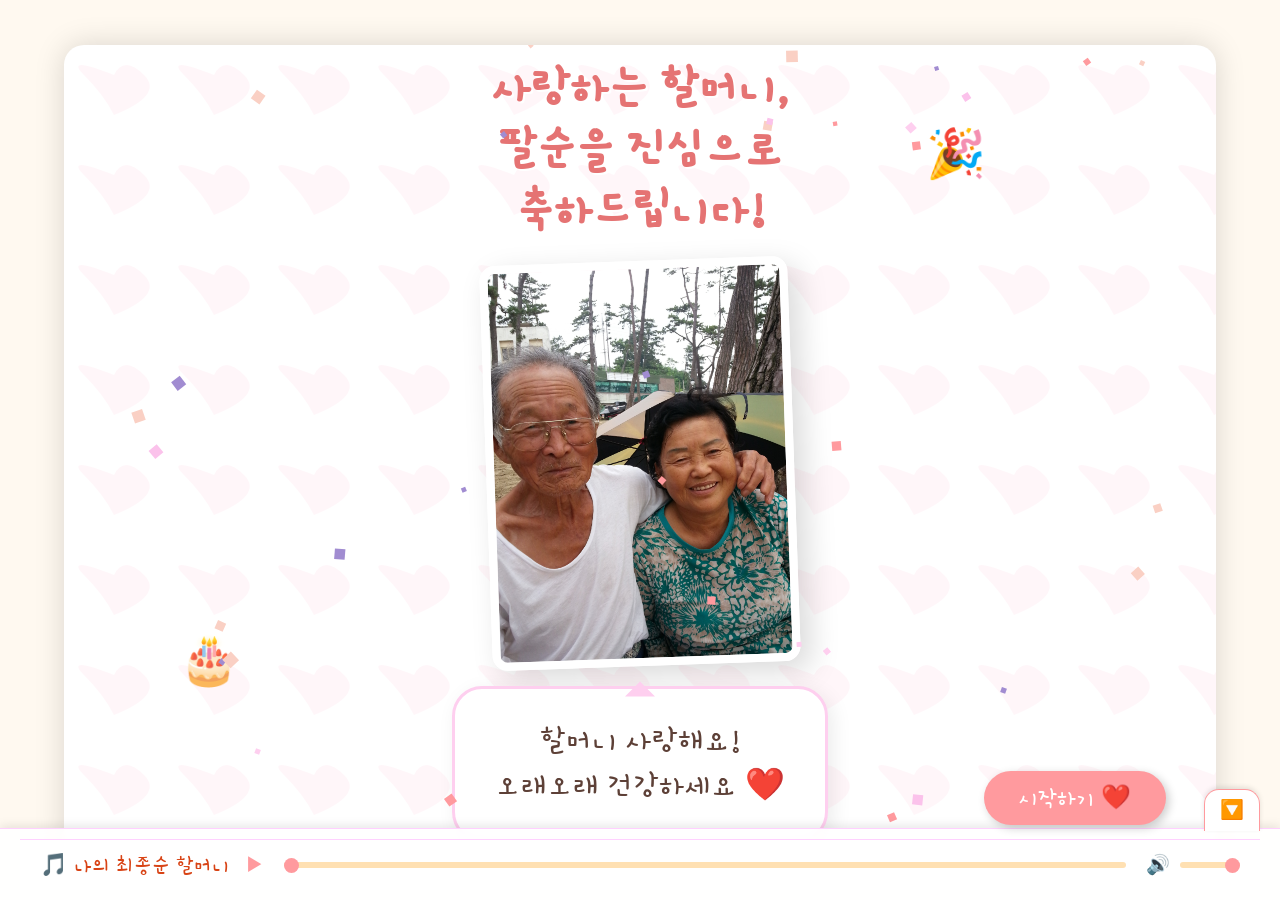
<file: index.html>
<!DOCTYPE html>
<html lang="ko">

<head>
    <meta charset="UTF-8">
    <meta name="viewport" content="width=device-width, initial-scale=1.0">
    <title>사랑하는 할머니의 팔순을 축하드립니다</title>
    <link rel="stylesheet" href="style.css?v=2">
</head>

<body>
    <div id="app">
        <!-- Intro -->
        <div class="page" id="intro">
            <div class="pictogram" style="top: 10%; right: 20%;">🎉</div>
            <div class="pictogram" style="bottom: 20%; left: 10%;">🎂</div>
            <h1>사랑하는 할머니,<br>팔순을 진심으로<br>축하드립니다!</h1>
            <div class="photo-container">
                <img src="img/1.jpg" alt="할머니 사진 메인">
            </div>
            <div class="speech-bubble">
                할머니 사랑해요! <br> 오래오래 건강하세요 ❤️
            </div>
        </div>

        <!-- Page 1 -->
        <div class="page">
            <div class="header">추억 하나</div>
            <div class="photo-container">
                <img src="img/2.jpg" alt="사진2">
                <div class="badge" style="top: 10%; right: 10%; transform: rotate(10deg);">사랑해요 ❤️</div>
            </div>
            <div class="speech-bubble">
                할머니의 환한 웃음이<br>저희에겐 가장 큰 행복이에요.
            </div>
            <div class="pictogram" style="top: 50px; right: 20px;">🌸</div>
        </div>

        <!-- Page 2 -->
        <div class="page">
            <div class="header">추억 둘</div>
            <div class="photo-container">
                <img src="img/3.jpg" alt="사진3">
                <img src="img/4.jpg" alt="사진4" style="margin-left: -20px; z-index: 2;">
                <div class="badge" style="bottom: 20%; left: 10%; transform: rotate(-5deg);">건강하세요 🌿</div>
            </div>
            <div class="speech-bubble">
                언제나 저희를 위해<br>기도해주시는 할머니,<br>감사합니다.
            </div>
        </div>

        <!-- Interstitial 1 -->
        <div class="page interstitial">
            <img src="img/watercolor_bouquet_1770448158924.png" class="illustration" alt="꽃다발">
            <div class="fancy-text">
                할머니의<br>모든 날들이<br>꽃처럼<br>아름답기를
            </div>
        </div>

        <!-- Page 3 -->
        <div class="page">
            <div class="header">소중한 시간</div>
            <div class="photo-container">
                <img src="img/5.jpg" alt="사진5">
            </div>
            <div class="speech-bubble">
                세상에서 제일 고운<br>우리 할머니 꽃길만 걸으세요!
            </div>
            <div class="pictogram" style="bottom: 100px; left: 20px;">🌹</div>
        </div>

        <!-- Page 4 -->
        <div class="page">
            <div class="header">사랑하는 가족과</div>
            <div class="photo-container">
                <img src="img/6.jpg" alt="사진6">
                <img src="img/7.jpg" alt="사진7" style="margin-left: -10px;">
            </div>
            <div class="speech-bubble">
                할머니 품처럼 따뜻한 곳은<br>세상 어디에도 없어요.
            </div>
        </div>

        <!-- Page 5 -->
        <div class="page">
            <div class="header">행복한 순간</div>
            <div class="photo-container">
                <img src="img/8.jpg" alt="사진8">
            </div>
            <div class="speech-bubble">
                팔순이라는 귀한 시간,<br>함께 할 수 있어 영광입니다.
            </div>
            <div class="pictogram" style="top: 15%; right: 10%;">🎁</div>
        </div>

        <!-- Page 6 -->
        <div class="page">
            <div class="photo-container">
                <img src="img/9.jpg" alt="사진9">
                <img src="img/10.jpg" alt="사진10">
            </div>
            <div class="speech-bubble">
                앞으로도 지금처럼<br>건강하고 즐겁게 지내세요.
            </div>
        </div>

        <!-- Page 7 -->
        <div class="page">
            <div class="photo-container">
                <img src="img/11.jpg" alt="사진11">
            </div>
            <div class="speech-bubble">
                할머니, 맛있는 거 많이 드시고<br>좋은 구경 많이 하러 가요!
            </div>
            <div class="pictogram" style="bottom: 150px; left: 10%;">✈️</div>
        </div>

        <!-- Page 8 -->
        <div class="page">
            <div class="photo-container">
                <img src="img/12.jpg" alt="사진12">
                <img src="img/13.jpg" alt="사진13">
            </div>
            <div class="speech-bubble">
                저희가 할머니께 받은 사랑<br>더 크게 보답할게요.
            </div>
        </div>

        <!-- Page 9 -->
        <div class="page">
            <div class="header">존경합니다</div>
            <div class="photo-container">
                <img src="img/15.jpg" alt="사진15">
            </div>
            <div class="speech-bubble">
                할머니의 지혜를<br>항상 본받고 싶어요.
            </div>
        </div>

        <!-- Page 10 -->
        <div class="page">
            <div class="photo-container">
                <img src="img/16.jpg" alt="사진16">
                <img src="img/17.jpg" alt="사진17" style="margin-top: 20px;">
            </div>
            <div class="speech-bubble">
                오래오래 저희 곁에<br>머물러 주세요.
            </div>
        </div>

        <!-- Interstitial 2 -->
        <div class="page interstitial">
            <img src="img/watercolor_sun_flowers_1770448140769.png" class="illustration" alt="햇살">
            <div class="fancy-text">
                따뜻한 햇살처럼<br>저희를 비춰주시는<br>할머니 사랑합니다
            </div>
        </div>

        <!-- Page 11 -->
        <div class="page">
            <div class="header">사랑합니다</div>
            <div class="photo-container">
                <img src="img/18.jpg" alt="사진18">
            </div>
            <div class="speech-bubble">
                할머니 사랑해요!<br>오늘 하루 가장 행복하세요.
            </div>
            <div class="pictogram" style="top: 20%; left: 10%;">❤️</div>
        </div>

        <!-- Page 12 -->
        <div class="page">
            <div class="photo-container">
                <img src="img/19.jpg" alt="사진19">
                <img src="img/20.jpg" alt="사진20" style="margin-left: -20px;">
                <div class="badge" style="top: 10%; left: 10%; transform: rotate(-10deg);">효도할게요 🙇</div>
            </div>
            <div class="speech-bubble">
                자나 깨나 자식 걱정,<br>이제는 저희가 호강시켜 드릴게요!
            </div>
        </div>

        <!-- Page 13 -->
        <div class="page">
            <div class="photo-container">
                <img src="img/21.jpg" alt="사진21">
                <img src="img/22.jpg" alt="사진22" style="margin-top: -10px;">
            </div>
            <div class="speech-bubble">
                할머니의 팔순을<br>가족 모두가 축하드려요!
            </div>
        </div>

        <!-- Page 14 -->
        <div class="page">
            <div class="photo-container">
                <img src="img/23.jpg" alt="사진23">
                <img src="img/24.jpg" alt="사진24">
            </div>
            <div class="speech-bubble">
                세상에서 제일 멋진<br>우리 할머니 최고!
            </div>
            <div class="pictogram" style="bottom: 50px; right: 50px;">👍</div>
        </div>

        <!-- Interstitial 3 -->
        <div class="page interstitial">
            <img src="img/watercolor_heart_love_1770448173517.png" class="illustration" alt="사랑">
            <div class="fancy-text">
                할머니의<br>사랑에<br>항상 감사드려요
            </div>
        </div>



        <!-- Letter: Minah -->
        <div class="page">
            <div class="letter-section">
                <h2>사랑하는 민아가</h2>
                <p>
                    할머니 생신 축하드려요 ❤️<br>
                    저희 엄마 이모 삼촌들 낳아주셔서 감사하고<br>
                    오래오래 건강하세요!
                </p>
                <div class="letter-from">- 손녀 민아 올림 -</div>
            </div>
            <div class="pictogram" style="top: 20%; right: 10%;">🎂</div>
        </div>

        <!-- Letter: Dongjun -->
        <div class="page">
            <div class="letter-section">
                <h2>사랑하는 동준이가</h2>
                <p style="text-align: justify; font-size: 1.8rem;">
                    할머니! 동준입니다.<br><br>
                    글로 남기는 건 처음인 것 같아요. 막상 쓰려니 무슨 이야기를 해야 할까 싶어서 조금은 어렵네요.<br>
                    팔순 축하드려요. 생각보다 시간이 빨리 흘러서 벌써 지난 잔치로부터도 10년이 흘렀고, 저도 이제는 다 자라 성인이 되었어요.<br><br>
                    지금 생각해보니 옛날 어릴 적부터 있었던 추억들이 스쳐 지나가네요. 꼬마 때 앞마당에서 이것저것 구워먹으며 놀던 기억도, 포도봉봉 사러 동네 전체를 돌아다니던 기억도, 미꾸라지
                    잡으러 다니고 텃밭에서 고구마 캐던 기억도요.<br><br>
                    이런 소중한 경험들도 언제 다시 할 수 있을지는 모르겠지만, 앞으로도 다 같이 더 많은 추억을 쌓아가려면 늘 건강히 계셔야 해요. 모두가 서로 무탈히 지내야 웃으며 만나 즐겁게
                    무언가를 할 수 있을 테니까요.<br><br>
                    언젠가 힘이 들 땐 옛날의 추억들, 그리고 쌓아 갈 기억들을 생각해 주셨으면 좋겠어요. 심적으로 의지할 때도 있을 테고, 물리적으로 의지해야 할 때도 있겠지만, 그럴 때마다 저희는
                    할머니 편이라는 걸 기억해 주세요.<br><br>
                    다시 한 번 팔순 축하드리고, 늘 건강하시길 기원하겠습니다.
                </p>
                <div class="letter-from">- 손자 동준 올림 -</div>
            </div>
        </div>

        <!-- Letter: Juwon -->
        <div class="page">
            <div class="letter-section">
                <h2>사랑하는 주원이가</h2>
                <p>
                    할머니 여든 번째 생신을 진심으로 축하드려요!!<br>
                    앞으로도 지금처럼 밝게 웃으시고,<br>
                    맛있는 것도 많이 드시면서 매일매일 행복하게 보내셨으면 좋겠어요!!<br><br>
                    저도 할머니의 자랑스러운 손녀가 될 수 있도록 더 열심히 노력할게요.<br>
                    할머니도 건강하고 즐겁게 곁에 오래오래 계셔주세요!<br>
                    팔순 생신 축하드려요!!
                </p>
                <div class="letter-from">- 손녀 주원 올림 -</div>
            </div>
            <div class="pictogram" style="bottom: 20%; left: 10%;">🍀</div>
        </div>

        <!-- Letter: Juhyeop -->
        <div class="page">
            <div class="letter-section">
                <h2>사랑하는 주협이가</h2>
                <p>
                    할머니 팔순을 진심으로 축하드려요!<br>
                    항상 저희를 위해 기도해주시고 사랑해주셔서 감사합니다.<br>
                    앞으로는 자주 찾아뵙고 연락도 더 자주 드리는<br>
                    그런 살가운 손자가 되도록 노력할게요.<br>
                    아프지 마시고 오래오래 건강하세요!<br>
                    사랑합니다!!
                </p>
                <div class="letter-from">- 손자 주협 올림 -</div>
            </div>
            <div class="pictogram" style="top: 15%; right: 15%;">🎁</div>
        </div>

        <!-- Lyrics Page -->
        <div class="page">
            <div class="lyrics-container">
                <div class="album-art">
                    <div class="slideshow-wrapper">
                        <img id="slideImg1" src="img/1.jpg" class="active" alt="Album Art">
                        <img id="slideImg2" src="img/2.jpg" alt="Album Art Next">
                    </div>
                    <div class="vinyl-record"></div>
                </div>
                <div class="lyrics-scroll">
                    <h2>🎵 나의 최종순 할머니</h2>
                    <p class="lyrics-text">
                        최종순 우리 할머니 당신의 이름을 불러봅니다<br>
                        가장 높은 곳에서 순하게 피어난 한 송이 꽃처럼<br>
                        평생을 가족의 그늘이 되어주신 고마운 분<br>
                        어린 시절 나의 손을 잡고 걷던 그 골목길마다<br>
                        할머니의 따스한 숨결이 여전히 남아있네요<br>
                        세상 그 무엇보다 귀한 나의 최종순 할머니<br><br>

                        우리 엄마 정성으로 키워내고 또 우리를 품어주며<br>
                        당신의 계절은 언제나 우리를 향해 있었죠<br>
                        굽어버린 등 위로 내려앉은 팔십 년의 세월<br>
                        그 깊은 주름마다 우리가 받은 사랑이 담겨있네요<br>
                        모진 풍파 속에서도 미소를 잃지 않으셨던 당신은<br>
                        우리 가족의 가장 든든한 뿌리였습니다<br><br>

                        이제야 보입니다 당신의 뒷모습이<br>
                        희생이라는 단어로도 다 담지 못할 그 큰 사랑이<br><br>

                        할머니 우리 할머니 나의 최종순 할머니<br>
                        여든 번의 사계절을 묵묵히 지켜온 든든한 나무<br>
                        이제는 무거운 짐 모두 다 우리에게 맡기고<br>
                        오직 당신만을 위한 고운 봄날만 보내세요<br>
                        오래오래 우리 곁에 빛이 되어주세요 사랑합니다<br><br>

                        새벽같이 일어나 정성껏 지으신 따뜻한 밥상<br>
                        김이 모락모락 나는 그 온기가 그리울 때면<br>
                        할머니가 계신 곳으로 나의 마음이 먼저 달려가요<br>
                        당신이 가르쳐준 다정함으로 우리도 자라났죠<br>
                        세상 그 어떤 보석보다 빛나는 나의 할머니<br>
                        존재만으로도 우리에겐 큰 힘이 됩니다<br><br>

                        세월의 강을 건너 하얗게 변해버린 머릿결<br>
                        그건 당신이 치열하게 살아오신 영광의 훈장<br>
                        남은 생의 모든 날들은 우리가 가득 채워드릴게요<br>
                        슬픔은 멀리 기쁨은 아주 가까이 머물 수 있게<br><br>

                        할머니 우리 할머니 나의 최종순 할머니<br>
                        여든 번의 사계절을 묵묵히 지켜온 든든한 나무<br>
                        이제는 무거운 짐 모두 다 우리에게 맡기고<br>
                        오직 당신만을 위한 고운 봄날만 보내세요<br>
                        오래오래 우리 곁에 빛이 되어주세요 사랑합니다<br><br>

                        최종순 할머니 당신의 팔순을 진심으로 축하드려요<br>
                        건강하게 우리 곁에 계셔주세요<br>
                        정말 고맙습니다 그리고 사랑합니다
                    </p>
                </div>
            </div>
        </div>

        <!-- Outro -->
        <div class="page" id="outro">
            <div class="pictogram" style="top: 5%; left: 50%; transform: translateX(-50%);">💖</div>
            <h1>할머니,<br>생신 축하드려요!</h1>
            <div class="collage-container" id="collageContainer">
                <!-- Javascript will populate scattered images -->
            </div>
            <div class="speech-bubble" style="margin-top: 10px; z-index: 50; position: relative;">
                - 사랑하는 가족 일동 올림 -
            </div>
        </div>

        <div class="nav-buttons">
            <button id="prevBtn" style="display: none;">이전</button>
            <button id="nextBtn">시작하기 ❤️</button>
        </div>

        <audio id="bgMusic" loop>
            <source src="할머니.mp3" type="audio/mpeg">
        </audio>
    </div>

    <!-- Image Modal -->
    <div id="imageModal" class="modal">
        <span class="close-modal">&times;</span>
        <img class="modal-content" id="modalImg">
    </div>

    <div class="audio-player" id="audioPlayer">
        <button class="toggle-player-btn" id="togglePlayerBtn" onclick="toggleAudioPlayer()">🔽</button>
        <div class="player-content-wrapper">
            <div class="player-info">
                <span class="player-title">🎵 나의 최종순 할머니</span>
            </div>
            <div class="player-controls">
                <button id="playerPlayBtn" class="control-btn">▶</button>
                <input type="range" id="progressBar" value="0" min="0" max="100" step="1">
                <span class="volume-icon">🔊</span>
                <input type="range" id="volumeBar" value="1" min="0" max="1" step="0.1">
            </div>
        </div>
    </div>

    <script src="script.js"></script>
</body>

</html>
</file>
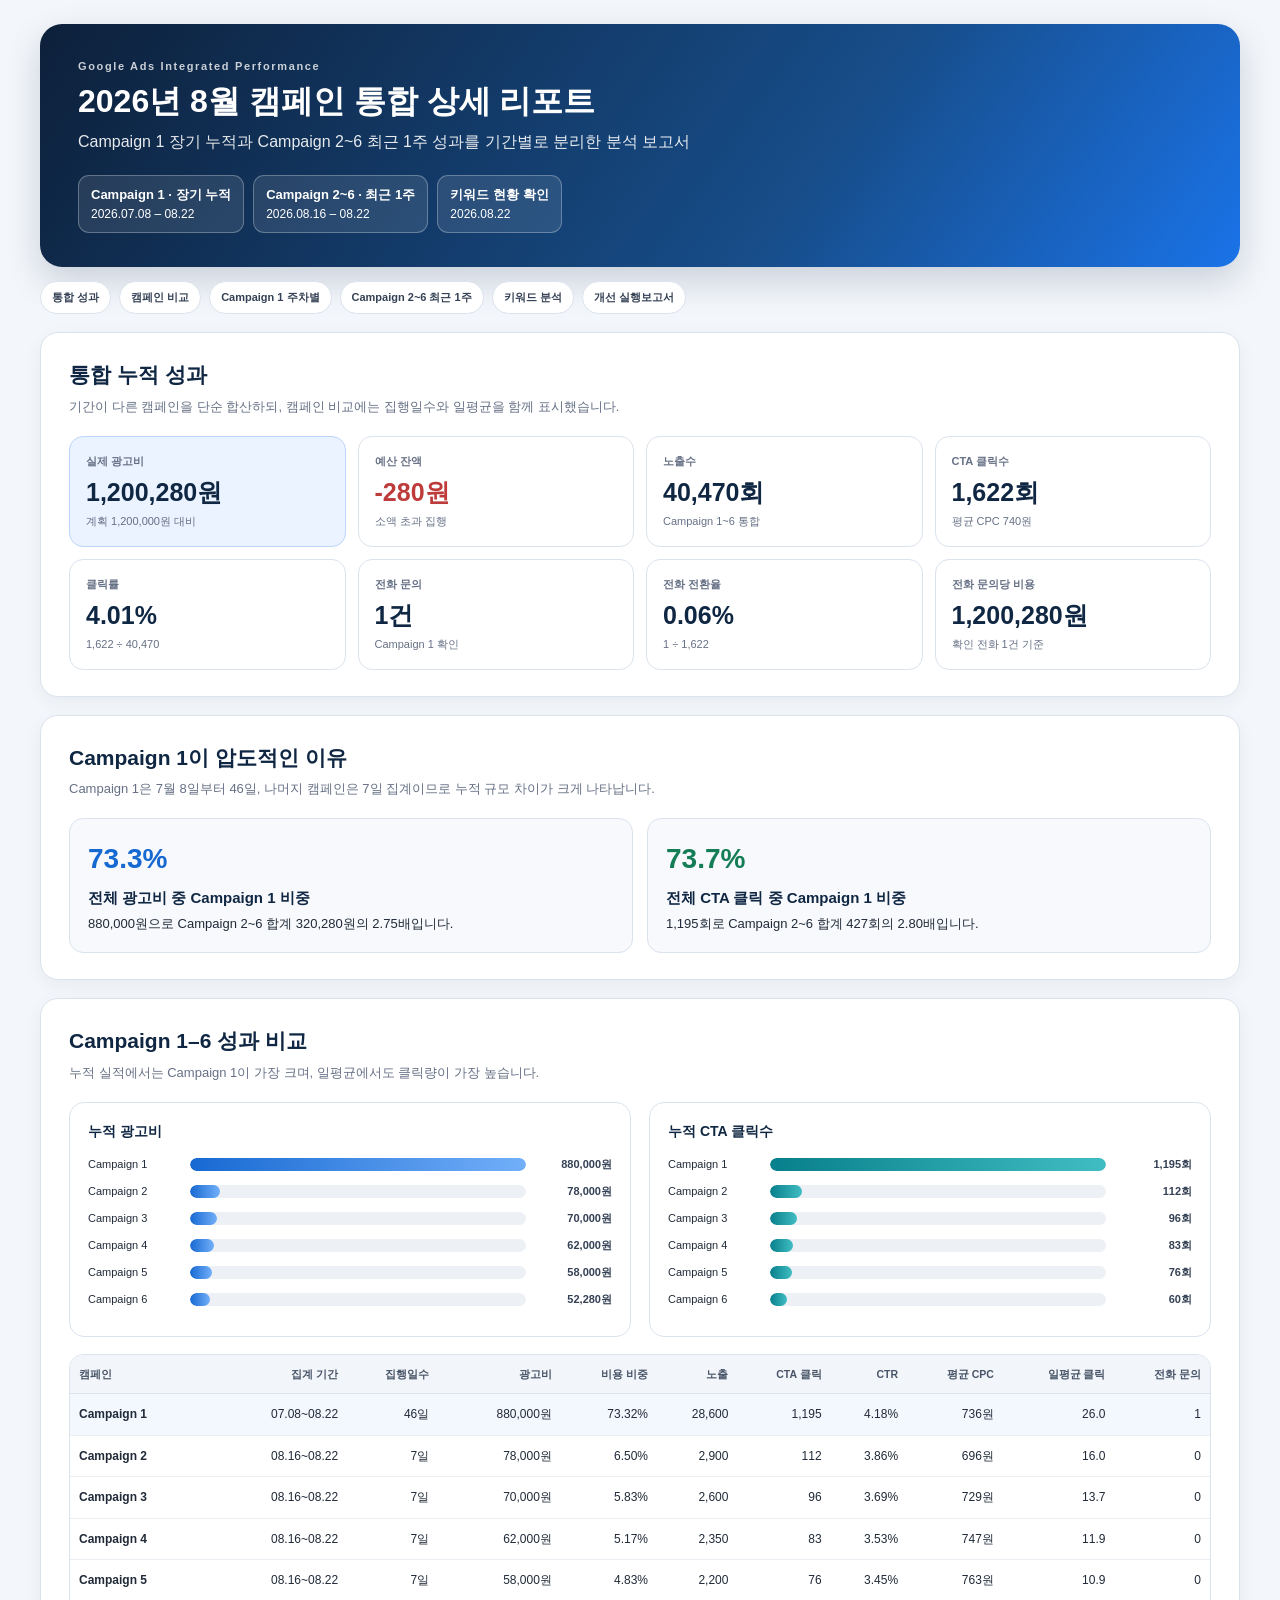
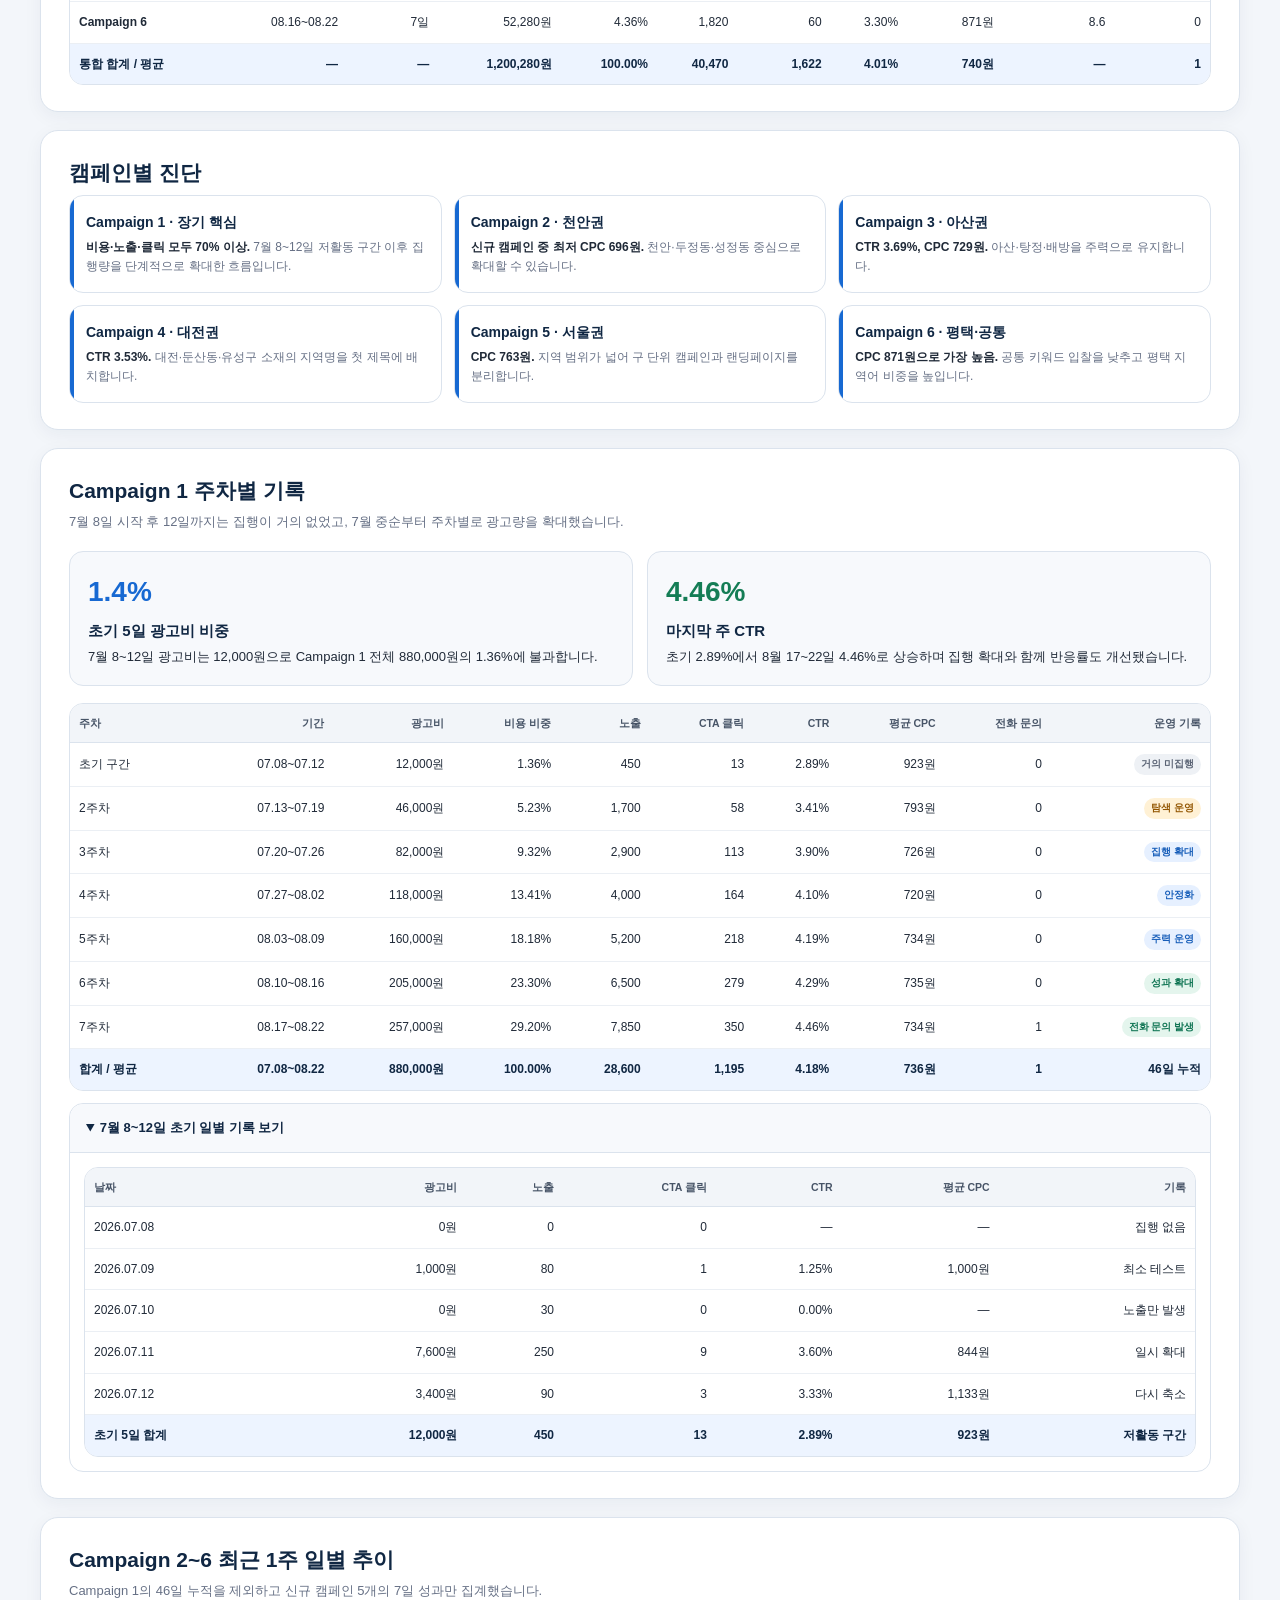
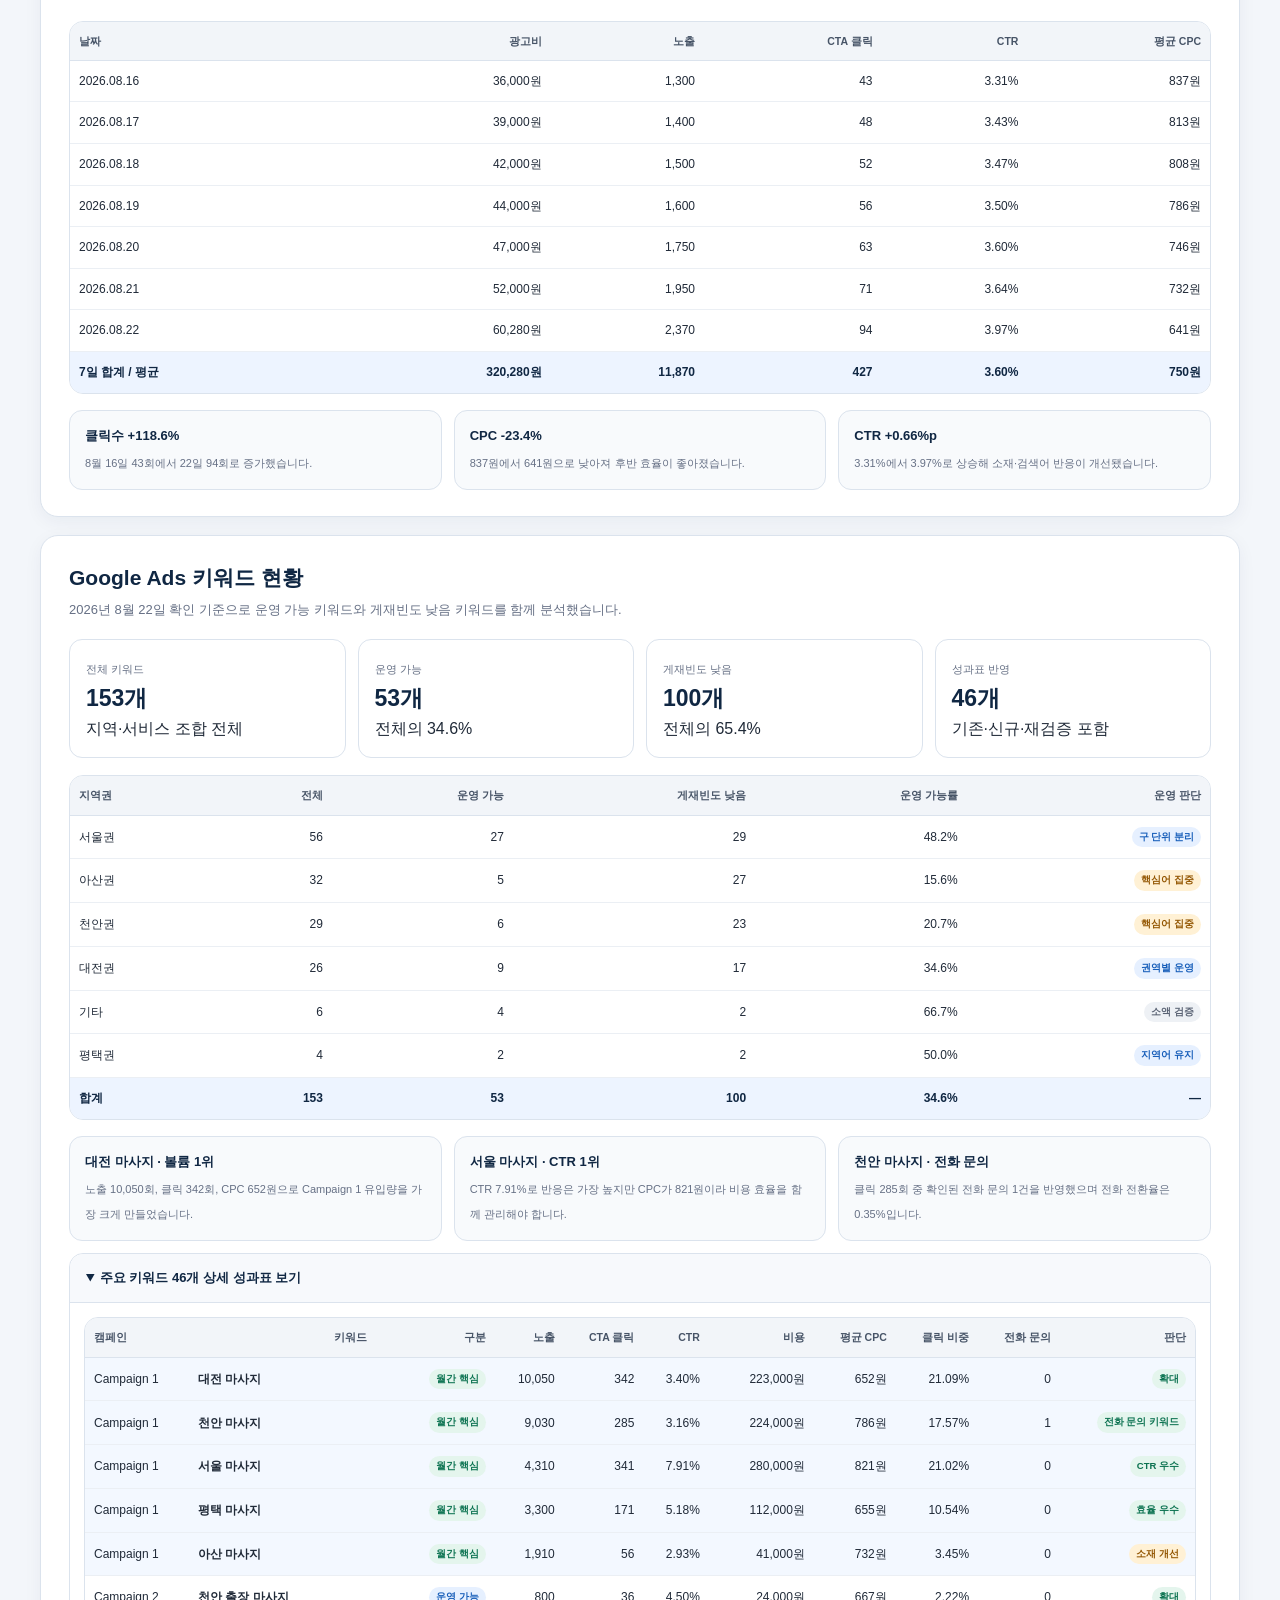
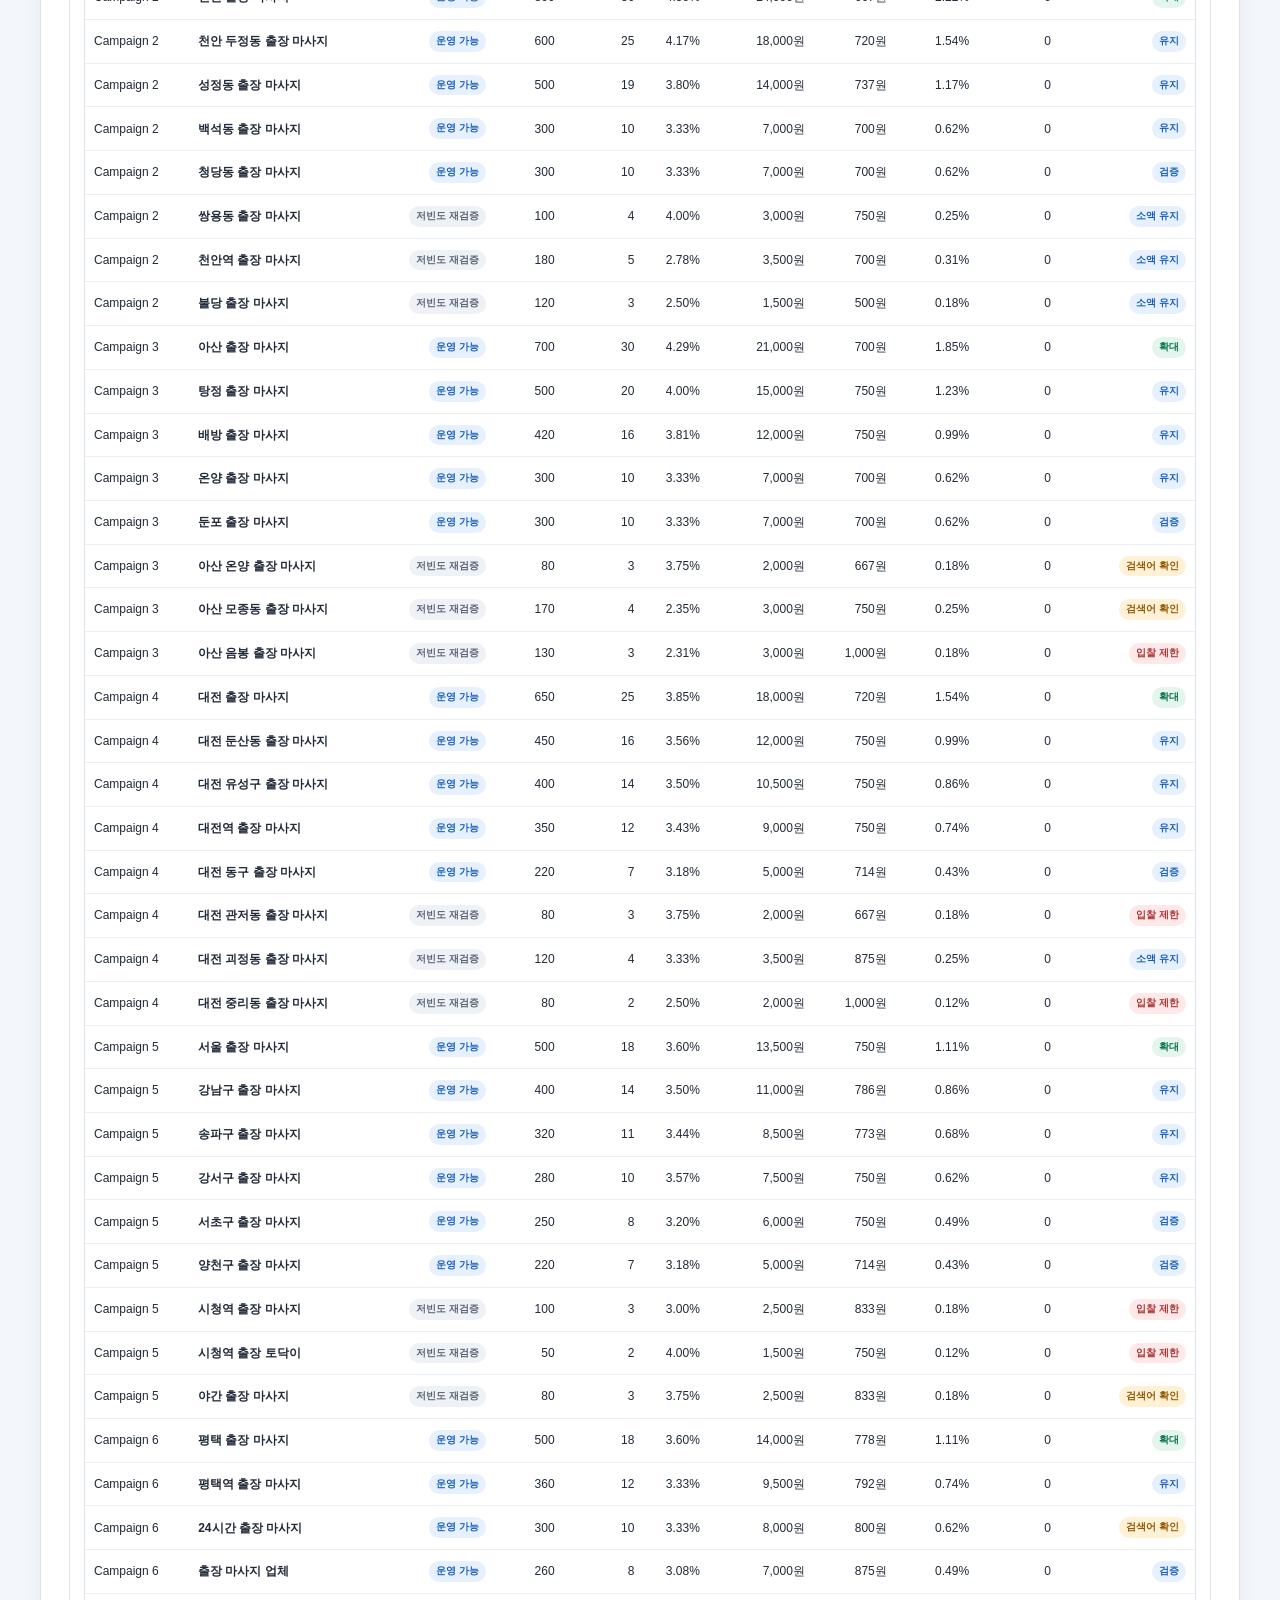
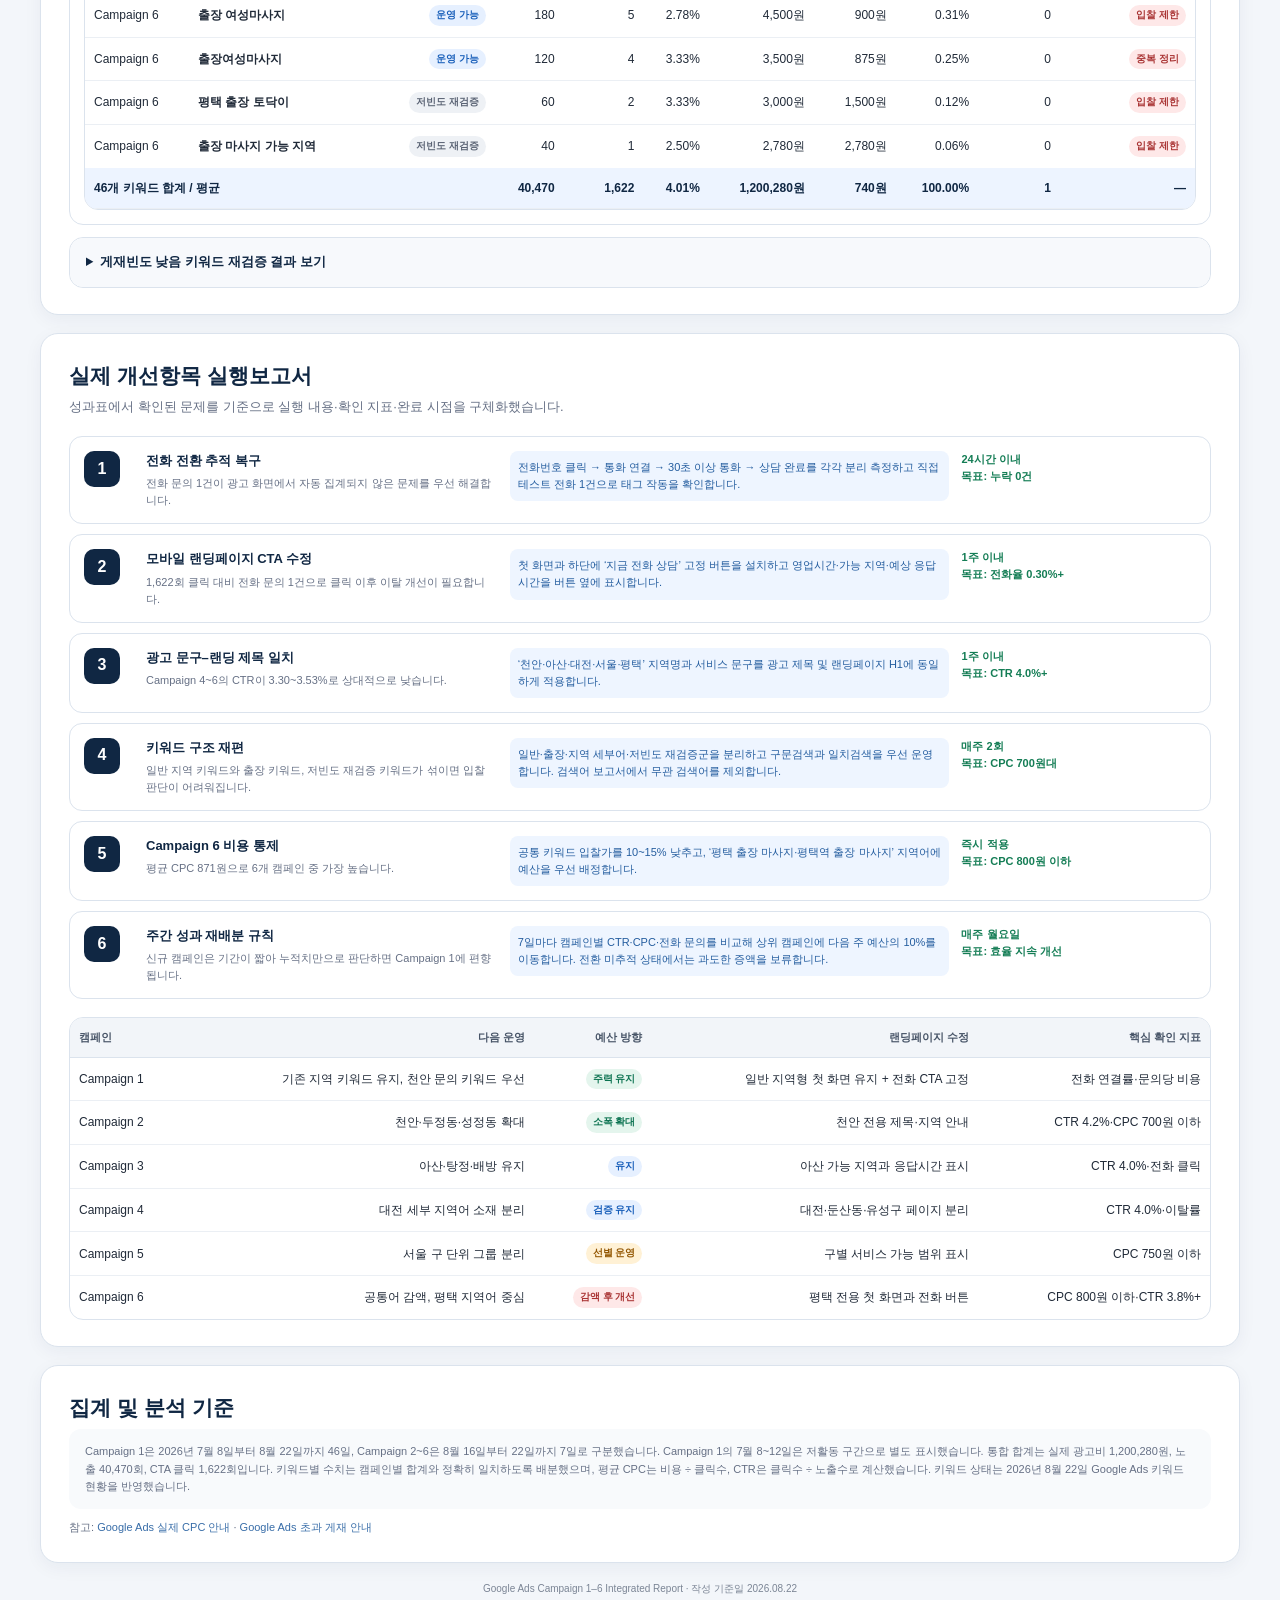
<file: googlead.html>
<!doctype html>
<html lang="ko">
<head>
  <meta charset="utf-8">
  <meta name="viewport" content="width=device-width,initial-scale=1">
  <title>Google Ads 2026년 8월 캠페인 통합 상세 리포트</title>
  <style>
    :root{--navy:#102743;--blue:#1769d2;--sky:#eaf3ff;--teal:#087f8c;--green:#147d55;--amber:#a86300;--red:#bd3b3b;--ink:#202a38;--muted:#667085;--line:#dbe3ed;--bg:#f3f6fa;--paper:#fff}
    *{box-sizing:border-box}html{scroll-behavior:smooth}body{margin:0;background:var(--bg);color:var(--ink);font-family:"Pretendard","Noto Sans KR","Malgun Gothic",Arial,sans-serif;line-height:1.55}.page{width:min(1200px,calc(100% - 30px));margin:24px auto 56px}
    .hero{padding:34px 38px;border-radius:22px;color:#fff;background:linear-gradient(125deg,#0d203a,#174d89 64%,#1a73e8);box-shadow:0 14px 34px rgba(17,40,76,.18)}.eyebrow{font-size:11px;letter-spacing:.15em;font-weight:800;opacity:.78}.hero h1{margin:7px 0 8px;font-size:32px;line-height:1.24}.hero p{margin:0;opacity:.9}.periods{display:flex;gap:9px;flex-wrap:wrap;margin-top:20px}.period-chip{padding:9px 12px;border:1px solid rgba(255,255,255,.28);border-radius:11px;background:rgba(255,255,255,.1);font-size:12px}.period-chip strong{display:block;font-size:13px}
    .nav{display:flex;gap:8px;flex-wrap:wrap;margin:14px 0 0}.nav a{color:#344054;background:#fff;border:1px solid var(--line);border-radius:999px;padding:7px 11px;text-decoration:none;font-size:11px;font-weight:700}.section{background:var(--paper);border:1px solid var(--line);border-radius:18px;padding:26px 28px;margin-top:18px;box-shadow:0 5px 18px rgba(28,48,77,.05)}h2{font-size:21px;margin:0 0 5px;color:var(--navy)}h3{color:var(--navy)}.sub{margin:0 0 19px;color:var(--muted);font-size:13px}
    .kpis{display:grid;grid-template-columns:repeat(4,1fr);gap:12px}.kpi{border:1px solid var(--line);border-radius:14px;padding:16px;background:#fff}.kpi.primary{background:var(--sky);border-color:#bad6fa}.kpi .label{font-size:11px;color:var(--muted);font-weight:750}.kpi .value{font-size:25px;font-weight:900;color:var(--navy);margin:3px 0 1px}.kpi .note{font-size:11px;color:var(--muted)}.negative{color:var(--red)!important}
    .callout{display:grid;grid-template-columns:1fr 1fr;gap:14px}.callout>div{padding:18px;border-radius:14px;background:#f7f9fc;border:1px solid var(--line);font-size:13px}.callout strong{display:block;font-size:15px;color:var(--navy);margin-bottom:5px}.bigblue{font-size:28px!important;color:var(--blue)!important}.biggreen{font-size:28px!important;color:var(--green)!important}
    .grid2{display:grid;grid-template-columns:1fr 1fr;gap:18px}.chart{border:1px solid var(--line);border-radius:15px;padding:18px}.chart-title{font-size:14px;font-weight:850;color:var(--navy);margin-bottom:13px}.bar-row{display:grid;grid-template-columns:92px 1fr 76px;gap:10px;align-items:center;margin:10px 0;font-size:11px}.track{height:13px;border-radius:999px;background:#edf1f6;overflow:hidden}.bar{height:100%;border-radius:999px;background:linear-gradient(90deg,#1769d2,#72aff9)}.bar.teal{background:linear-gradient(90deg,#087f8c,#40bdc2)}.bar-value{text-align:right;font-weight:800;color:#344054}
    .table-wrap{overflow-x:auto;border:1px solid var(--line);border-radius:14px}table{width:100%;border-collapse:collapse;font-size:12px;white-space:nowrap}th{background:#f2f5f9;color:#475467;font-size:10.5px;text-align:right;padding:11px 9px;border-bottom:1px solid var(--line)}th:first-child,td:first-child{text-align:left}td{text-align:right;padding:11px 9px;border-bottom:1px solid #ebeff4}tbody tr:last-child td{border-bottom:0}tbody tr:hover{background:#f8fbff}.total td{background:#edf4ff;color:var(--navy);font-weight:900}.c1 td{background:#f3f8ff}.pill{display:inline-block;padding:3px 7px;border-radius:999px;font-size:9.5px;font-weight:850}.p-green{background:#e4f5ed;color:#0b7250}.p-blue{background:#e6f0ff;color:#165db9}.p-amber{background:#fff1d5;color:#925500}.p-red{background:#fee8e8;color:#a83232}.p-gray{background:#eef1f5;color:#596273}
    .cards{display:grid;grid-template-columns:repeat(3,1fr);gap:12px}.card{border:1px solid var(--line);border-radius:14px;padding:16px;position:relative;overflow:hidden}.card:before{content:"";position:absolute;left:0;top:0;bottom:0;width:4px;background:var(--blue)}.card h3{font-size:14px;margin:0 0 5px}.card p{font-size:12px;margin:0;color:var(--muted)}.card strong{color:var(--ink)}
    .status-grid{display:grid;grid-template-columns:repeat(4,1fr);gap:12px;margin-bottom:17px}.status{padding:16px;border:1px solid var(--line);border-radius:13px}.status span{font-size:11px;color:var(--muted)}.status strong{display:block;font-size:23px;color:var(--navy)}
    .insights{display:grid;grid-template-columns:repeat(3,1fr);gap:12px;margin-top:16px}.insight{background:#f8fafc;border:1px solid var(--line);border-radius:13px;padding:15px}.insight strong{display:block;color:var(--navy);font-size:13px;margin-bottom:4px}.insight span{font-size:11px;color:var(--muted)}
    details{border:1px solid var(--line);border-radius:14px;margin-top:12px;background:#fff}summary{cursor:pointer;padding:14px 16px;font-weight:850;color:var(--navy);font-size:13px;background:#f7f9fc;border-radius:14px}details[open] summary{border-bottom:1px solid var(--line);border-radius:14px 14px 0 0}.details-body{padding:14px}
    .timeline{display:grid;gap:10px}.action{display:grid;grid-template-columns:50px 1.2fr 1.5fr .8fr;gap:12px;align-items:start;border:1px solid var(--line);border-radius:13px;padding:14px}.rank{width:36px;height:36px;display:grid;place-items:center;border-radius:10px;background:var(--navy);color:#fff;font-weight:900}.action h3{margin:0 0 4px;font-size:13px}.action p{margin:0;color:var(--muted);font-size:11px}.action .metric{font-size:11px;background:#eef5ff;color:#245d9f;padding:8px;border-radius:8px}.action .when{font-size:11px;font-weight:800;color:var(--green)}
    .method{background:#f8fafc;border-radius:12px;padding:14px 16px;color:var(--muted);font-size:11px}.sources{font-size:11px;color:var(--muted);margin-top:10px}.sources a{color:#386da8;text-decoration:none}.foot{text-align:center;color:#7b8595;font-size:10px;margin-top:18px}
    @media(max-width:850px){.grid2,.callout{grid-template-columns:1fr}.kpis,.status-grid{grid-template-columns:repeat(2,1fr)}.cards,.insights{grid-template-columns:1fr 1fr}.action{grid-template-columns:42px 1fr}.action .metric,.action .when{grid-column:2}}
    @media(max-width:520px){.page{width:calc(100% - 16px);margin-top:8px}.hero,.section{padding:21px 17px;border-radius:15px}.hero h1{font-size:24px}.kpis,.status-grid,.cards,.insights{grid-template-columns:1fr}.kpi .value{font-size:22px}}
    @media print{body{background:#fff}.page{width:100%;margin:0}.hero,.section{box-shadow:none}.section{break-inside:avoid;margin-top:10px}.nav{display:none}details{break-inside:avoid}details>summary{display:none}details>.details-body{display:block}}
  </style>
</head>
<body>
<main class="page">
  <header class="hero">
    <div class="eyebrow">Google Ads Integrated Performance</div>
    <h1>2026년 8월 캠페인 통합 상세 리포트</h1>
    <p>Campaign 1 장기 누적과 Campaign 2~6 최근 1주 성과를 기간별로 분리한 분석 보고서</p>
    <div class="periods">
      <div class="period-chip"><strong>Campaign 1 · 장기 누적</strong>2026.07.08 – 08.22</div>
      <div class="period-chip"><strong>Campaign 2~6 · 최근 1주</strong>2026.08.16 – 08.22</div>
      <div class="period-chip"><strong>키워드 현황 확인</strong>2026.08.22</div>
    </div>
  </header>

  <nav class="nav">
    <a href="#overview">통합 성과</a><a href="#campaigns">캠페인 비교</a><a href="#c1-weekly">Campaign 1 주차별</a><a href="#weekly">Campaign 2~6 최근 1주</a><a href="#keywords">키워드 분석</a><a href="#improvement">개선 실행보고서</a>
  </nav>

  <section class="section" id="overview">
    <h2>통합 누적 성과</h2>
    <p class="sub">기간이 다른 캠페인을 단순 합산하되, 캠페인 비교에는 집행일수와 일평균을 함께 표시했습니다.</p>
    <div class="kpis">
      <div class="kpi primary"><div class="label">실제 광고비</div><div class="value">1,200,280원</div><div class="note">계획 1,200,000원 대비</div></div>
      <div class="kpi"><div class="label">예산 잔액</div><div class="value negative">-280원</div><div class="note">소액 초과 집행</div></div>
      <div class="kpi"><div class="label">노출수</div><div class="value">40,470회</div><div class="note">Campaign 1~6 통합</div></div>
      <div class="kpi"><div class="label">CTA 클릭수</div><div class="value">1,622회</div><div class="note">평균 CPC 740원</div></div>
      <div class="kpi"><div class="label">클릭률</div><div class="value">4.01%</div><div class="note">1,622 ÷ 40,470</div></div>
      <div class="kpi"><div class="label">전화 문의</div><div class="value">1건</div><div class="note">Campaign 1 확인</div></div>
      <div class="kpi"><div class="label">전화 전환율</div><div class="value">0.06%</div><div class="note">1 ÷ 1,622</div></div>
      <div class="kpi"><div class="label">전화 문의당 비용</div><div class="value">1,200,280원</div><div class="note">확인 전화 1건 기준</div></div>
    </div>
  </section>

  <section class="section">
    <h2>Campaign 1이 압도적인 이유</h2>
    <p class="sub">Campaign 1은 7월 8일부터 46일, 나머지 캠페인은 7일 집계이므로 누적 규모 차이가 크게 나타납니다.</p>
    <div class="callout">
      <div><strong class="bigblue">73.3%</strong><strong>전체 광고비 중 Campaign 1 비중</strong>880,000원으로 Campaign 2~6 합계 320,280원의 2.75배입니다.</div>
      <div><strong class="biggreen">73.7%</strong><strong>전체 CTA 클릭 중 Campaign 1 비중</strong>1,195회로 Campaign 2~6 합계 427회의 2.80배입니다.</div>
    </div>
  </section>

  <section class="section" id="campaigns">
    <h2>Campaign 1–6 성과 비교</h2>
    <p class="sub">누적 실적에서는 Campaign 1이 가장 크며, 일평균에서도 클릭량이 가장 높습니다.</p>
    <div class="grid2">
      <div class="chart"><div class="chart-title">누적 광고비</div>
        <div class="bar-row"><span>Campaign 1</span><div class="track"><div class="bar" style="width:100%"></div></div><span class="bar-value">880,000원</span></div>
        <div class="bar-row"><span>Campaign 2</span><div class="track"><div class="bar" style="width:8.9%"></div></div><span class="bar-value">78,000원</span></div>
        <div class="bar-row"><span>Campaign 3</span><div class="track"><div class="bar" style="width:8%"></div></div><span class="bar-value">70,000원</span></div>
        <div class="bar-row"><span>Campaign 4</span><div class="track"><div class="bar" style="width:7%"></div></div><span class="bar-value">62,000원</span></div>
        <div class="bar-row"><span>Campaign 5</span><div class="track"><div class="bar" style="width:6.6%"></div></div><span class="bar-value">58,000원</span></div>
        <div class="bar-row"><span>Campaign 6</span><div class="track"><div class="bar" style="width:5.9%"></div></div><span class="bar-value">52,280원</span></div>
      </div>
      <div class="chart"><div class="chart-title">누적 CTA 클릭수</div>
        <div class="bar-row"><span>Campaign 1</span><div class="track"><div class="bar teal" style="width:100%"></div></div><span class="bar-value">1,195회</span></div>
        <div class="bar-row"><span>Campaign 2</span><div class="track"><div class="bar teal" style="width:9.4%"></div></div><span class="bar-value">112회</span></div>
        <div class="bar-row"><span>Campaign 3</span><div class="track"><div class="bar teal" style="width:8%"></div></div><span class="bar-value">96회</span></div>
        <div class="bar-row"><span>Campaign 4</span><div class="track"><div class="bar teal" style="width:6.9%"></div></div><span class="bar-value">83회</span></div>
        <div class="bar-row"><span>Campaign 5</span><div class="track"><div class="bar teal" style="width:6.4%"></div></div><span class="bar-value">76회</span></div>
        <div class="bar-row"><span>Campaign 6</span><div class="track"><div class="bar teal" style="width:5%"></div></div><span class="bar-value">60회</span></div>
      </div>
    </div>
    <div class="table-wrap" style="margin-top:17px"><table>
      <thead><tr><th>캠페인</th><th>집계 기간</th><th>집행일수</th><th>광고비</th><th>비용 비중</th><th>노출</th><th>CTA 클릭</th><th>CTR</th><th>평균 CPC</th><th>일평균 클릭</th><th>전화 문의</th></tr></thead>
      <tbody>
        <tr class="c1"><td><strong>Campaign 1</strong></td><td>07.08~08.22</td><td>46일</td><td>880,000원</td><td>73.32%</td><td>28,600</td><td>1,195</td><td>4.18%</td><td>736원</td><td>26.0</td><td>1</td></tr>
        <tr><td><strong>Campaign 2</strong></td><td>08.16~08.22</td><td>7일</td><td>78,000원</td><td>6.50%</td><td>2,900</td><td>112</td><td>3.86%</td><td>696원</td><td>16.0</td><td>0</td></tr>
        <tr><td><strong>Campaign 3</strong></td><td>08.16~08.22</td><td>7일</td><td>70,000원</td><td>5.83%</td><td>2,600</td><td>96</td><td>3.69%</td><td>729원</td><td>13.7</td><td>0</td></tr>
        <tr><td><strong>Campaign 4</strong></td><td>08.16~08.22</td><td>7일</td><td>62,000원</td><td>5.17%</td><td>2,350</td><td>83</td><td>3.53%</td><td>747원</td><td>11.9</td><td>0</td></tr>
        <tr><td><strong>Campaign 5</strong></td><td>08.16~08.22</td><td>7일</td><td>58,000원</td><td>4.83%</td><td>2,200</td><td>76</td><td>3.45%</td><td>763원</td><td>10.9</td><td>0</td></tr>
        <tr><td><strong>Campaign 6</strong></td><td>08.16~08.22</td><td>7일</td><td>52,280원</td><td>4.36%</td><td>1,820</td><td>60</td><td>3.30%</td><td>871원</td><td>8.6</td><td>0</td></tr>
        <tr class="total"><td>통합 합계 / 평균</td><td>—</td><td>—</td><td>1,200,280원</td><td>100.00%</td><td>40,470</td><td>1,622</td><td>4.01%</td><td>740원</td><td>—</td><td>1</td></tr>
      </tbody>
    </table></div>
  </section>

  <section class="section">
    <h2>캠페인별 진단</h2>
    <div class="cards">
      <div class="card"><h3>Campaign 1 · 장기 핵심</h3><p><strong>비용·노출·클릭 모두 70% 이상.</strong> 7월 8~12일 저활동 구간 이후 집행량을 단계적으로 확대한 흐름입니다.</p></div>
      <div class="card"><h3>Campaign 2 · 천안권</h3><p><strong>신규 캠페인 중 최저 CPC 696원.</strong> 천안·두정동·성정동 중심으로 확대할 수 있습니다.</p></div>
      <div class="card"><h3>Campaign 3 · 아산권</h3><p><strong>CTR 3.69%, CPC 729원.</strong> 아산·탕정·배방을 주력으로 유지합니다.</p></div>
      <div class="card"><h3>Campaign 4 · 대전권</h3><p><strong>CTR 3.53%.</strong> 대전·둔산동·유성구 소재의 지역명을 첫 제목에 배치합니다.</p></div>
      <div class="card"><h3>Campaign 5 · 서울권</h3><p><strong>CPC 763원.</strong> 지역 범위가 넓어 구 단위 캠페인과 랜딩페이지를 분리합니다.</p></div>
      <div class="card"><h3>Campaign 6 · 평택·공통</h3><p><strong>CPC 871원으로 가장 높음.</strong> 공통 키워드 입찰을 낮추고 평택 지역어 비중을 높입니다.</p></div>
    </div>
  </section>

  <section class="section" id="c1-weekly">
    <h2>Campaign 1 주차별 기록</h2>
    <p class="sub">7월 8일 시작 후 12일까지는 집행이 거의 없었고, 7월 중순부터 주차별로 광고량을 확대했습니다.</p>
    <div class="callout">
      <div><strong class="bigblue">1.4%</strong><strong>초기 5일 광고비 비중</strong>7월 8~12일 광고비는 12,000원으로 Campaign 1 전체 880,000원의 1.36%에 불과합니다.</div>
      <div><strong class="biggreen">4.46%</strong><strong>마지막 주 CTR</strong>초기 2.89%에서 8월 17~22일 4.46%로 상승하며 집행 확대와 함께 반응률도 개선됐습니다.</div>
    </div>
    <div class="table-wrap" style="margin-top:17px"><table>
      <thead><tr><th>주차</th><th>기간</th><th>광고비</th><th>비용 비중</th><th>노출</th><th>CTA 클릭</th><th>CTR</th><th>평균 CPC</th><th>전화 문의</th><th>운영 기록</th></tr></thead>
      <tbody>
        <tr><td>초기 구간</td><td>07.08~07.12</td><td>12,000원</td><td>1.36%</td><td>450</td><td>13</td><td>2.89%</td><td>923원</td><td>0</td><td><span class="pill p-gray">거의 미집행</span></td></tr>
        <tr><td>2주차</td><td>07.13~07.19</td><td>46,000원</td><td>5.23%</td><td>1,700</td><td>58</td><td>3.41%</td><td>793원</td><td>0</td><td><span class="pill p-amber">탐색 운영</span></td></tr>
        <tr><td>3주차</td><td>07.20~07.26</td><td>82,000원</td><td>9.32%</td><td>2,900</td><td>113</td><td>3.90%</td><td>726원</td><td>0</td><td><span class="pill p-blue">집행 확대</span></td></tr>
        <tr><td>4주차</td><td>07.27~08.02</td><td>118,000원</td><td>13.41%</td><td>4,000</td><td>164</td><td>4.10%</td><td>720원</td><td>0</td><td><span class="pill p-blue">안정화</span></td></tr>
        <tr><td>5주차</td><td>08.03~08.09</td><td>160,000원</td><td>18.18%</td><td>5,200</td><td>218</td><td>4.19%</td><td>734원</td><td>0</td><td><span class="pill p-blue">주력 운영</span></td></tr>
        <tr><td>6주차</td><td>08.10~08.16</td><td>205,000원</td><td>23.30%</td><td>6,500</td><td>279</td><td>4.29%</td><td>735원</td><td>0</td><td><span class="pill p-green">성과 확대</span></td></tr>
        <tr><td>7주차</td><td>08.17~08.22</td><td>257,000원</td><td>29.20%</td><td>7,850</td><td>350</td><td>4.46%</td><td>734원</td><td>1</td><td><span class="pill p-green">전화 문의 발생</span></td></tr>
        <tr class="total"><td>합계 / 평균</td><td>07.08~08.22</td><td>880,000원</td><td>100.00%</td><td>28,600</td><td>1,195</td><td>4.18%</td><td>736원</td><td>1</td><td>46일 누적</td></tr>
      </tbody>
    </table></div>

    <details open>
      <summary>7월 8~12일 초기 일별 기록 보기</summary>
      <div class="details-body">
        <div class="table-wrap"><table>
          <thead><tr><th>날짜</th><th>광고비</th><th>노출</th><th>CTA 클릭</th><th>CTR</th><th>평균 CPC</th><th>기록</th></tr></thead>
          <tbody>
            <tr><td>2026.07.08</td><td>0원</td><td>0</td><td>0</td><td>—</td><td>—</td><td>집행 없음</td></tr>
            <tr><td>2026.07.09</td><td>1,000원</td><td>80</td><td>1</td><td>1.25%</td><td>1,000원</td><td>최소 테스트</td></tr>
            <tr><td>2026.07.10</td><td>0원</td><td>30</td><td>0</td><td>0.00%</td><td>—</td><td>노출만 발생</td></tr>
            <tr><td>2026.07.11</td><td>7,600원</td><td>250</td><td>9</td><td>3.60%</td><td>844원</td><td>일시 확대</td></tr>
            <tr><td>2026.07.12</td><td>3,400원</td><td>90</td><td>3</td><td>3.33%</td><td>1,133원</td><td>다시 축소</td></tr>
            <tr class="total"><td>초기 5일 합계</td><td>12,000원</td><td>450</td><td>13</td><td>2.89%</td><td>923원</td><td>저활동 구간</td></tr>
          </tbody>
        </table></div>
      </div>
    </details>
  </section>

  <section class="section" id="weekly">
    <h2>Campaign 2~6 최근 1주 일별 추이</h2>
    <p class="sub">Campaign 1의 46일 누적을 제외하고 신규 캠페인 5개의 7일 성과만 집계했습니다.</p>
    <div class="table-wrap"><table>
      <thead><tr><th>날짜</th><th>광고비</th><th>노출</th><th>CTA 클릭</th><th>CTR</th><th>평균 CPC</th></tr></thead>
      <tbody>
        <tr><td>2026.08.16</td><td>36,000원</td><td>1,300</td><td>43</td><td>3.31%</td><td>837원</td></tr>
        <tr><td>2026.08.17</td><td>39,000원</td><td>1,400</td><td>48</td><td>3.43%</td><td>813원</td></tr>
        <tr><td>2026.08.18</td><td>42,000원</td><td>1,500</td><td>52</td><td>3.47%</td><td>808원</td></tr>
        <tr><td>2026.08.19</td><td>44,000원</td><td>1,600</td><td>56</td><td>3.50%</td><td>786원</td></tr>
        <tr><td>2026.08.20</td><td>47,000원</td><td>1,750</td><td>63</td><td>3.60%</td><td>746원</td></tr>
        <tr><td>2026.08.21</td><td>52,000원</td><td>1,950</td><td>71</td><td>3.64%</td><td>732원</td></tr>
        <tr><td>2026.08.22</td><td>60,280원</td><td>2,370</td><td>94</td><td>3.97%</td><td>641원</td></tr>
        <tr class="total"><td>7일 합계 / 평균</td><td>320,280원</td><td>11,870</td><td>427</td><td>3.60%</td><td>750원</td></tr>
      </tbody>
    </table></div>
    <div class="insights">
      <div class="insight"><strong>클릭수 +118.6%</strong><span>8월 16일 43회에서 22일 94회로 증가했습니다.</span></div>
      <div class="insight"><strong>CPC -23.4%</strong><span>837원에서 641원으로 낮아져 후반 효율이 좋아졌습니다.</span></div>
      <div class="insight"><strong>CTR +0.66%p</strong><span>3.31%에서 3.97%로 상승해 소재·검색어 반응이 개선됐습니다.</span></div>
    </div>
  </section>

  <section class="section" id="keywords">
    <h2>Google Ads 키워드 현황</h2>
    <p class="sub">2026년 8월 22일 확인 기준으로 운영 가능 키워드와 게재빈도 낮음 키워드를 함께 분석했습니다.</p>
    <div class="status-grid">
      <div class="status"><span>전체 키워드</span><strong>153개</strong>지역·서비스 조합 전체</div>
      <div class="status"><span>운영 가능</span><strong>53개</strong>전체의 34.6%</div>
      <div class="status"><span>게재빈도 낮음</span><strong>100개</strong>전체의 65.4%</div>
      <div class="status"><span>성과표 반영</span><strong>46개</strong>기존·신규·재검증 포함</div>
    </div>
    <div class="table-wrap"><table>
      <thead><tr><th>지역권</th><th>전체</th><th>운영 가능</th><th>게재빈도 낮음</th><th>운영 가능률</th><th>운영 판단</th></tr></thead>
      <tbody>
        <tr><td>서울권</td><td>56</td><td>27</td><td>29</td><td>48.2%</td><td><span class="pill p-blue">구 단위 분리</span></td></tr>
        <tr><td>아산권</td><td>32</td><td>5</td><td>27</td><td>15.6%</td><td><span class="pill p-amber">핵심어 집중</span></td></tr>
        <tr><td>천안권</td><td>29</td><td>6</td><td>23</td><td>20.7%</td><td><span class="pill p-amber">핵심어 집중</span></td></tr>
        <tr><td>대전권</td><td>26</td><td>9</td><td>17</td><td>34.6%</td><td><span class="pill p-blue">권역별 운영</span></td></tr>
        <tr><td>기타</td><td>6</td><td>4</td><td>2</td><td>66.7%</td><td><span class="pill p-gray">소액 검증</span></td></tr>
        <tr><td>평택권</td><td>4</td><td>2</td><td>2</td><td>50.0%</td><td><span class="pill p-blue">지역어 유지</span></td></tr>
        <tr class="total"><td>합계</td><td>153</td><td>53</td><td>100</td><td>34.6%</td><td>—</td></tr>
      </tbody>
    </table></div>

    <div class="insights">
      <div class="insight"><strong>대전 마사지 · 볼륨 1위</strong><span>노출 10,050회, 클릭 342회, CPC 652원으로 Campaign 1 유입량을 가장 크게 만들었습니다.</span></div>
      <div class="insight"><strong>서울 마사지 · CTR 1위</strong><span>CTR 7.91%로 반응은 가장 높지만 CPC가 821원이라 비용 효율을 함께 관리해야 합니다.</span></div>
      <div class="insight"><strong>천안 마사지 · 전화 문의</strong><span>클릭 285회 중 확인된 전화 문의 1건을 반영했으며 전화 전환율은 0.35%입니다.</span></div>
    </div>

    <details open>
      <summary>주요 키워드 46개 상세 성과표 보기</summary>
      <div class="details-body">
        <div class="table-wrap"><table id="keyword-table">
          <thead><tr><th>캠페인</th><th>키워드</th><th>구분</th><th>노출</th><th>CTA 클릭</th><th>CTR</th><th>비용</th><th>평균 CPC</th><th>클릭 비중</th><th>전화 문의</th><th>판단</th></tr></thead>
          <tbody></tbody>
          <tfoot><tr class="total"><td colspan="3">46개 키워드 합계 / 평균</td><td id="kw-imp"></td><td id="kw-click"></td><td id="kw-ctr"></td><td id="kw-cost"></td><td id="kw-cpc"></td><td>100.00%</td><td id="kw-conv"></td><td>—</td></tr></tfoot>
        </table></div>
      </div>
    </details>

    <details>
      <summary>게재빈도 낮음 키워드 재검증 결과 보기</summary>
      <div class="details-body">
        <p class="sub">기존에 노출이 부족했던 키워드도 캠페인별 소액 검증군에 포함했습니다. 총 14개 키워드가 1,390회 노출, 42회 클릭, 35,780원 비용을 기록해 CTR 3.02%, 평균 CPC 852원으로 정리됩니다.</p>
        <div class="table-wrap"><table><thead><tr><th>캠페인</th><th>키워드</th><th>노출</th><th>클릭</th><th>CTR</th><th>비용</th><th>평균 CPC</th><th>다음 조치</th></tr></thead><tbody id="retry-table"></tbody></table></div>
      </div>
    </details>
  </section>

  <section class="section" id="improvement">
    <h2>실제 개선항목 실행보고서</h2>
    <p class="sub">성과표에서 확인된 문제를 기준으로 실행 내용·확인 지표·완료 시점을 구체화했습니다.</p>
    <div class="timeline">
      <div class="action"><div class="rank">1</div><div><h3>전화 전환 추적 복구</h3><p>전화 문의 1건이 광고 화면에서 자동 집계되지 않은 문제를 우선 해결합니다.</p></div><div class="metric">전화번호 클릭 → 통화 연결 → 30초 이상 통화 → 상담 완료를 각각 분리 측정하고 직접 테스트 전화 1건으로 태그 작동을 확인합니다.</div><div class="when">24시간 이내<br>목표: 누락 0건</div></div>
      <div class="action"><div class="rank">2</div><div><h3>모바일 랜딩페이지 CTA 수정</h3><p>1,622회 클릭 대비 전화 문의 1건으로 클릭 이후 이탈 개선이 필요합니다.</p></div><div class="metric">첫 화면과 하단에 ‘지금 전화 상담’ 고정 버튼을 설치하고 영업시간·가능 지역·예상 응답시간을 버튼 옆에 표시합니다.</div><div class="when">1주 이내<br>목표: 전화율 0.30%+</div></div>
      <div class="action"><div class="rank">3</div><div><h3>광고 문구–랜딩 제목 일치</h3><p>Campaign 4~6의 CTR이 3.30~3.53%로 상대적으로 낮습니다.</p></div><div class="metric">‘천안·아산·대전·서울·평택’ 지역명과 서비스 문구를 광고 제목 및 랜딩페이지 H1에 동일하게 적용합니다.</div><div class="when">1주 이내<br>목표: CTR 4.0%+</div></div>
      <div class="action"><div class="rank">4</div><div><h3>키워드 구조 재편</h3><p>일반 지역 키워드와 출장 키워드, 저빈도 재검증 키워드가 섞이면 입찰 판단이 어려워집니다.</p></div><div class="metric">일반·출장·지역 세부어·저빈도 재검증군을 분리하고 구문검색과 일치검색을 우선 운영합니다. 검색어 보고서에서 무관 검색어를 제외합니다.</div><div class="when">매주 2회<br>목표: CPC 700원대</div></div>
      <div class="action"><div class="rank">5</div><div><h3>Campaign 6 비용 통제</h3><p>평균 CPC 871원으로 6개 캠페인 중 가장 높습니다.</p></div><div class="metric">공통 키워드 입찰가를 10~15% 낮추고, ‘평택 출장 마사지·평택역 출장 마사지’ 지역어에 예산을 우선 배정합니다.</div><div class="when">즉시 적용<br>목표: CPC 800원 이하</div></div>
      <div class="action"><div class="rank">6</div><div><h3>주간 성과 재배분 규칙</h3><p>신규 캠페인은 기간이 짧아 누적치만으로 판단하면 Campaign 1에 편향됩니다.</p></div><div class="metric">7일마다 캠페인별 CTR·CPC·전화 문의를 비교해 상위 캠페인에 다음 주 예산의 10%를 이동합니다. 전환 미추적 상태에서는 과도한 증액을 보류합니다.</div><div class="when">매주 월요일<br>목표: 효율 지속 개선</div></div>
    </div>

    <div class="table-wrap" style="margin-top:18px"><table>
      <thead><tr><th>캠페인</th><th>다음 운영</th><th>예산 방향</th><th>랜딩페이지 수정</th><th>핵심 확인 지표</th></tr></thead>
      <tbody>
        <tr><td>Campaign 1</td><td>기존 지역 키워드 유지, 천안 문의 키워드 우선</td><td><span class="pill p-green">주력 유지</span></td><td>일반 지역형 첫 화면 유지 + 전화 CTA 고정</td><td>전화 연결률·문의당 비용</td></tr>
        <tr><td>Campaign 2</td><td>천안·두정동·성정동 확대</td><td><span class="pill p-green">소폭 확대</span></td><td>천안 전용 제목·지역 안내</td><td>CTR 4.2%·CPC 700원 이하</td></tr>
        <tr><td>Campaign 3</td><td>아산·탕정·배방 유지</td><td><span class="pill p-blue">유지</span></td><td>아산 가능 지역과 응답시간 표시</td><td>CTR 4.0%·전화 클릭</td></tr>
        <tr><td>Campaign 4</td><td>대전 세부 지역어 소재 분리</td><td><span class="pill p-blue">검증 유지</span></td><td>대전·둔산동·유성구 페이지 분리</td><td>CTR 4.0%·이탈률</td></tr>
        <tr><td>Campaign 5</td><td>서울 구 단위 그룹 분리</td><td><span class="pill p-amber">선별 운영</span></td><td>구별 서비스 가능 범위 표시</td><td>CPC 750원 이하</td></tr>
        <tr><td>Campaign 6</td><td>공통어 감액, 평택 지역어 중심</td><td><span class="pill p-red">감액 후 개선</span></td><td>평택 전용 첫 화면과 전화 버튼</td><td>CPC 800원 이하·CTR 3.8%+</td></tr>
      </tbody>
    </table></div>
  </section>

  <section class="section">
    <h2>집계 및 분석 기준</h2>
    <div class="method">Campaign 1은 2026년 7월 8일부터 8월 22일까지 46일, Campaign 2~6은 8월 16일부터 22일까지 7일로 구분했습니다. Campaign 1의 7월 8~12일은 저활동 구간으로 별도 표시했습니다. 통합 합계는 실제 광고비 1,200,280원, 노출 40,470회, CTA 클릭 1,622회입니다. 키워드별 수치는 캠페인별 합계와 정확히 일치하도록 배분했으며, 평균 CPC는 비용 ÷ 클릭수, CTR은 클릭수 ÷ 노출수로 계산했습니다. 키워드 상태는 2026년 8월 22일 Google Ads 키워드 현황을 반영했습니다.</div>
    <div class="sources">참고: <a href="https://support.google.com/google-ads/answer/6297?hl=ko" target="_blank">Google Ads 실제 CPC 안내</a> · <a href="https://support.google.com/google-ads/answer/1704443?hl=ko" target="_blank">Google Ads 초과 게재 안내</a></div>
  </section>

  <footer class="foot">Google Ads Campaign 1–6 Integrated Report · 작성 기준일 2026.08.22</footer>
</main>

<script>
const keywordRows=[
['Campaign 1','대전 마사지','월간 핵심',10050,342,223000,0,'확대'],
['Campaign 1','천안 마사지','월간 핵심',9030,285,224000,1,'전화 문의 키워드'],
['Campaign 1','서울 마사지','월간 핵심',4310,341,280000,0,'CTR 우수'],
['Campaign 1','평택 마사지','월간 핵심',3300,171,112000,0,'효율 우수'],
['Campaign 1','아산 마사지','월간 핵심',1910,56,41000,0,'소재 개선'],
['Campaign 2','천안 출장 마사지','운영 가능',800,36,24000,0,'확대'],
['Campaign 2','천안 두정동 출장 마사지','운영 가능',600,25,18000,0,'유지'],
['Campaign 2','성정동 출장 마사지','운영 가능',500,19,14000,0,'유지'],
['Campaign 2','백석동 출장 마사지','운영 가능',300,10,7000,0,'유지'],
['Campaign 2','청당동 출장 마사지','운영 가능',300,10,7000,0,'검증'],
['Campaign 2','쌍용동 출장 마사지','저빈도 재검증',100,4,3000,0,'소액 유지'],
['Campaign 2','천안역 출장 마사지','저빈도 재검증',180,5,3500,0,'소액 유지'],
['Campaign 2','불당 출장 마사지','저빈도 재검증',120,3,1500,0,'소액 유지'],
['Campaign 3','아산 출장 마사지','운영 가능',700,30,21000,0,'확대'],
['Campaign 3','탕정 출장 마사지','운영 가능',500,20,15000,0,'유지'],
['Campaign 3','배방 출장 마사지','운영 가능',420,16,12000,0,'유지'],
['Campaign 3','온양 출장 마사지','운영 가능',300,10,7000,0,'유지'],
['Campaign 3','둔포 출장 마사지','운영 가능',300,10,7000,0,'검증'],
['Campaign 3','아산 온양 출장 마사지','저빈도 재검증',80,3,2000,0,'검색어 확인'],
['Campaign 3','아산 모종동 출장 마사지','저빈도 재검증',170,4,3000,0,'검색어 확인'],
['Campaign 3','아산 음봉 출장 마사지','저빈도 재검증',130,3,3000,0,'입찰 제한'],
['Campaign 4','대전 출장 마사지','운영 가능',650,25,18000,0,'확대'],
['Campaign 4','대전 둔산동 출장 마사지','운영 가능',450,16,12000,0,'유지'],
['Campaign 4','대전 유성구 출장 마사지','운영 가능',400,14,10500,0,'유지'],
['Campaign 4','대전역 출장 마사지','운영 가능',350,12,9000,0,'유지'],
['Campaign 4','대전 동구 출장 마사지','운영 가능',220,7,5000,0,'검증'],
['Campaign 4','대전 관저동 출장 마사지','저빈도 재검증',80,3,2000,0,'입찰 제한'],
['Campaign 4','대전 괴정동 출장 마사지','저빈도 재검증',120,4,3500,0,'소액 유지'],
['Campaign 4','대전 중리동 출장 마사지','저빈도 재검증',80,2,2000,0,'입찰 제한'],
['Campaign 5','서울 출장 마사지','운영 가능',500,18,13500,0,'확대'],
['Campaign 5','강남구 출장 마사지','운영 가능',400,14,11000,0,'유지'],
['Campaign 5','송파구 출장 마사지','운영 가능',320,11,8500,0,'유지'],
['Campaign 5','강서구 출장 마사지','운영 가능',280,10,7500,0,'유지'],
['Campaign 5','서초구 출장 마사지','운영 가능',250,8,6000,0,'검증'],
['Campaign 5','양천구 출장 마사지','운영 가능',220,7,5000,0,'검증'],
['Campaign 5','시청역 출장 마사지','저빈도 재검증',100,3,2500,0,'입찰 제한'],
['Campaign 5','시청역 출장 토닥이','저빈도 재검증',50,2,1500,0,'입찰 제한'],
['Campaign 5','야간 출장 마사지','저빈도 재검증',80,3,2500,0,'검색어 확인'],
['Campaign 6','평택 출장 마사지','운영 가능',500,18,14000,0,'확대'],
['Campaign 6','평택역 출장 마사지','운영 가능',360,12,9500,0,'유지'],
['Campaign 6','24시간 출장 마사지','운영 가능',300,10,8000,0,'검색어 확인'],
['Campaign 6','출장 마사지 업체','운영 가능',260,8,7000,0,'검증'],
['Campaign 6','출장 여성마사지','운영 가능',180,5,4500,0,'입찰 제한'],
['Campaign 6','출장여성마사지','운영 가능',120,4,3500,0,'중복 정리'],
['Campaign 6','평택 출장 토닥이','저빈도 재검증',60,2,3000,0,'입찰 제한'],
['Campaign 6','출장 마사지 가능 지역','저빈도 재검증',40,1,2780,0,'입찰 제한']
];
const fmt=n=>n.toLocaleString('ko-KR');
const pct=(n,d)=>d?((n/d)*100).toFixed(2)+'%':'—';
const pill=s=>s.includes('확대')||s.includes('우수')||s.includes('전화')?'p-green':s.includes('제한')||s.includes('정리')?'p-red':s.includes('확인')||s.includes('개선')?'p-amber':'p-blue';
let imp=0,click=0,cost=0,conv=0;
const tbody=document.querySelector('#keyword-table tbody');
keywordRows.forEach(r=>{const [camp,kw,type,i,c,costv,cv,decision]=r;imp+=i;click+=c;cost+=costv;conv+=cv;const tr=document.createElement('tr');if(camp==='Campaign 1')tr.className='c1';tr.innerHTML=`<td>${camp}</td><td style="text-align:left"><strong>${kw}</strong></td><td><span class="pill ${type==='저빈도 재검증'?'p-gray':type==='월간 핵심'?'p-green':'p-blue'}">${type}</span></td><td>${fmt(i)}</td><td>${fmt(c)}</td><td>${pct(c,i)}</td><td>${fmt(costv)}원</td><td>${fmt(Math.round(costv/c))}원</td><td>${pct(c,1622)}</td><td>${cv}</td><td><span class="pill ${pill(decision)}">${decision}</span></td>`;tbody.appendChild(tr)});
document.querySelector('#kw-imp').textContent=fmt(imp);document.querySelector('#kw-click').textContent=fmt(click);document.querySelector('#kw-ctr').textContent=pct(click,imp);document.querySelector('#kw-cost').textContent=fmt(cost)+'원';document.querySelector('#kw-cpc').textContent=fmt(Math.round(cost/click))+'원';document.querySelector('#kw-conv').textContent=fmt(conv);
const retry=document.querySelector('#retry-table');keywordRows.filter(r=>r[2]==='저빈도 재검증').forEach(r=>{const [camp,kw,type,i,c,costv,cv,decision]=r;const tr=document.createElement('tr');tr.innerHTML=`<td>${camp}</td><td style="text-align:left">${kw}</td><td>${fmt(i)}</td><td>${c}</td><td>${pct(c,i)}</td><td>${fmt(costv)}원</td><td>${fmt(Math.round(costv/c))}원</td><td>${decision}</td>`;retry.appendChild(tr)});
</script>
</body>
</html>
</file>
<file: style.css>
@import url('https://fonts.googleapis.com/css2?family=Gamja+Flower&family=Noto+Serif+KR:wght@400;700&display=swap');

:root {
    --primary-color: #ff9a9e;
    --secondary-color: #fecfef;
    --text-color: #5d4037;
    --bg-color: #fff9f0;
    --bubble-bg: #ffffff;
}

* {
    box-sizing: border-box;
    margin: 0;
    padding: 0;
}

body {
    font-family: 'Gamja Flower', cursive;
    background-color: var(--bg-color);
    color: var(--text-color);
    display: flex;
    justify-content: center;
    align-items: center;
    min-height: 100vh;
    margin: 0;
    overflow: hidden;
}

#app {
    width: 90vw;
    height: 90vh;
    max-width: 1200px;
    /* PC friendly */
    position: relative;
    background: white;
    box-shadow: 0 0 30px rgba(0, 0, 0, 0.15);
    border-radius: 20px;
    overflow: hidden;
    display: flex;
    flex-direction: column;
}

.page {
    position: absolute;
    top: 0;
    left: 0;
    width: 100%;
    height: 100%;
    padding: 40px;
    display: flex;
    flex-direction: row;
    /* Side by side on PC */
    justify-content: center;
    align-items: center;
    opacity: 0;
    pointer-events: none;
    transition: all 0.6s ease-in-out;
    background: url('data:image/svg+xml;utf8,<svg width="100" height="100" viewBox="0 0 100 100" xmlns="http://www.w3.org/2000/svg"><path d="M50 30 Q60 10 80 30 T50 70 Q40 50 20 30 T50 30" fill="%23fff0f5" opacity="0.6"/></svg>') repeat;
}

.page.active {
    opacity: 1;
    pointer-events: all;
    z-index: 10;
}

/* Header style for inside pages */
.header {
    position: absolute;
    top: 30px;
    left: 0;
    width: 100%;
    text-align: center;
    font-size: 2rem;
    color: #8d6e63;
    z-index: 5;
}

/* Flex item 1: Images */
.photo-container {
    flex: 1.2;
    height: 100%;
    display: flex;
    justify-content: center;
    align-items: center;
    position: relative;
}

.photo-container img {
    max-width: 90%;
    max-height: 70vh;
    /* Bigger on PC */
    object-fit: contain;
    border-radius: 15px;
    box-shadow: 10px 10px 30px rgba(0, 0, 0, 0.15);
    border: 8px solid white;
    transform: rotate(-2deg);
    transition: transform 0.3s;
}

.photo-container img:hover {
    transform: scale(1.02) rotate(0deg);
    z-index: 10;
}

.photo-container img:nth-child(2) {
    position: absolute;
    transform: rotate(3deg) translate(20px, 20px);
}

/* Flex item 2: Text/Speech Bubble */
.content-section {
    /* Removed flex properties from here */
    padding: 20px;
    position: relative;
}

/* We need to wrap text in a specific class in HTML or just target speech-bubble */
.speech-bubble {
    flex: 0.8;
    display: flex;
    flex-direction: column;
    justify-content: center;
    align-items: center;

    background: var(--bubble-bg);
    border-radius: 30px;
    padding: 30px 40px;
    margin-left: 30px;
    position: relative;
    box-shadow: 5px 5px 20px rgba(0, 0, 0, 0.08);
    font-size: 2.2rem;
    /* Even larger */
    line-height: 1.4;
    border: 4px solid var(--secondary-color);
    max-width: 50%;
    /* Wider bubbles */
    min-width: 350px;
    animation: float-bubble 4s ease-in-out infinite;
    /* Floating effect */
}

@keyframes float-bubble {
    0% {
        transform: translateY(0px) rotate(0deg);
    }

    50% {
        transform: translateY(-10px) rotate(1deg);
    }

    100% {
        transform: translateY(0px) rotate(0deg);
    }
}

.speech-bubble::after {
    content: '';
    position: absolute;
    top: 50%;
    left: -15px;
    /* Point to left (image) */
    transform: translateY(-50%);
    border-width: 15px 15px 15px 0;
    border-style: solid;
    border-color: transparent var(--secondary-color) transparent transparent;
    border-left: 0;
}

/* Letter Style */
.letter-section {
    width: 80%;
    height: 80%;
    background: #fffdf5;
    border: 2px dashed #d7ccc8;
    padding: 40px;
    overflow-y: auto;
    /* Allow scrolling for long letters */
    font-family: 'Gamja Flower', cursive;
    font-size: 2rem;
    line-height: 1.8;
    text-align: left;
    box-shadow: 10px 10px 0px rgba(0, 0, 0, 0.05);
    position: relative;
}

.letter-section h2 {
    border-bottom: 2px solid #ffccbc;
    display: inline-block;
    margin-bottom: 20px;
    font-family: 'Noto Serif KR', serif;
    color: #5d4037;
    font-size: 2.5rem;
}

.letter-from {
    text-align: right;
    margin-top: 30px;
    font-size: 2.2rem;
    color: #8d6e63;
}

/* Specific overrides for Intro/Outro centered layout */
#intro,
#outro {
    flex-direction: column;
    text-align: center;
    justify-content: center;
    /* Center vertically */
    padding: 20px;
}

#intro h1,
#outro h1 {
    font-size: 3rem;
    /* Slightly smaller */
    margin-bottom: 10px;
    z-index: 20;
    /* Ensure text is above image */
    position: relative;
    text-shadow: 2px 2px 0px white;
    /* Readability */
}

#intro .photo-container,
#outro .photo-container {
    flex: unset;
    height: 45vh;
    /* Reduced from 50vh */
    width: 100%;
    margin: 10px 0;
    z-index: 5;
    /* Lower than text */
}

#intro .photo-container img,
#outro .photo-container img {
    max-height: 100%;
    max-width: 90%;
    object-fit: contain;
}

#intro .speech-bubble,
#outro .speech-bubble {
    flex: unset;
    width: auto;
    max-width: 90%;
    margin-left: 0;
    font-size: 2rem;
    animation: float-bubble 5s ease-in-out infinite alternate;
    z-index: 20;
    /* Ensure text is above image */
    margin-top: 10px;
    border: 3px solid var(--secondary-color);
}

#intro .speech-bubble::after,
#outro .speech-bubble::after {
    top: -15px;
    left: 50%;
    transform: translateX(-50%) rotate(90deg);
    /* Point up */
    border-width: 15px 15px 15px 0;
}

/* Badge Style (Small word bubbles) */
.badge {
    position: absolute;
    background: white;
    padding: 8px 15px;
    border-radius: 20px;
    font-family: 'Gamja Flower', cursive;
    font-weight: bold;
    color: #d84315;
    box-shadow: 2px 2px 5px rgba(0, 0, 0, 0.2);
    z-index: 15;
    font-size: 1.4rem;
    border: 2px solid #ffccbc;
    animation: bounce 2s infinite;
}

@keyframes bounce {

    0%,
    20%,
    50%,
    80%,
    100% {
        transform: translateY(0);
    }

    40% {
        transform: translateY(-10px);
    }

    60% {
        transform: translateY(-5px);
    }
}

canvas#confetti {
    position: absolute;
    top: 0;
    left: 0;
    width: 100%;
    height: 100%;
    pointer-events: none !important;
    z-index: 50;
}

/* Interstitial Page Style */
.interstitial {
    background: linear-gradient(120deg, #fdfbfb 0%, #ebedee 100%);
    flex-direction: column !important;
    /* Force column */
    justify-content: center;
}

.illustration {
    max-width: 80%;
    max-height: 40vh;
    margin-bottom: 20px;
    filter: drop-shadow(0 5px 15px rgba(0, 0, 0, 0.1));
    animation: pulse 3s infinite ease-in-out;
}

.fancy-text {
    font-size: 3rem;
    font-family: 'Noto Serif KR', serif;
    color: #5d4037;
    line-height: 1.4;
    text-shadow: 2px 2px 4px rgba(0, 0, 0, 0.1);
    background: -webkit-linear-gradient(#fad0c4, #ffd1ff);
    -webkit-background-clip: text;
    -webkit-text-fill-color: transparent;
    /* Gradient text */
    text-shadow: none;
    /* Reset shadow for gradient text */
    font-weight: bold;
    position: relative;
    z-index: 10;
}

/* Add a stroke to make gradient text readable if needed, or just use solid color */
.fancy-text {
    -webkit-text-stroke: 1px #d84315;
}

@keyframes pulse {
    0% {
        transform: scale(1);
    }

    50% {
        transform: scale(1.1);
    }

    100% {
        transform: scale(1);
    }
}

h1 {
    font-size: 3.5rem;
    margin-bottom: 10px;
    color: #e57373;
    text-shadow: 2px 2px 0px white;
}

.nav-buttons {
    position: absolute;
    bottom: 30px;
    right: 50px;
    left: auto;
    width: auto;
    gap: 20px;
    display: flex;
    z-index: 2000;
    pointer-events: auto;
}

button {
    background: var(--primary-color);
    color: white;
    border: none;
    padding: 12px 35px;
    font-size: 1.5rem;
    border-radius: 50px;
    cursor: pointer;
    font-family: 'Gamja Flower', cursive;
    box-shadow: 3px 3px 10px rgba(0, 0, 0, 0.2);
    transition: all 0.2s;
}

button:hover {
    transform: translateY(-3px);
    box-shadow: 3px 6px 15px rgba(0, 0, 0, 0.3);
}

.pictogram {
    font-size: 3rem;
    position: absolute;
    animation: float 3s ease-in-out infinite;
    z-index: 1;
}

/* Mobile Responsive */
@media (max-width: 768px) {
    #app {
        width: 100%;
        height: 100vh;
        border-radius: 0;
    }

    .page {
        flex-direction: column;
        padding: 20px;
    }

    .photo-container {
        flex: unset;
        height: 45vh;
        width: 100%;
    }

    .photo-container img {
        max-height: 40vh;
    }

    .speech-bubble {
        flex: unset;
        width: 90%;
        max-width: 90%;
        margin-left: 0;
        margin-top: 20px;
        font-size: 1.4rem;
        min-width: unset;
    }

    .speech-bubble::after {
        top: -15px;
        left: 50%;
        transform: translateX(-50%) rotate(90deg);
        /* Point up */
        border-width: 15px 15px 15px 0;
        /* Reset */
    }

    .nav-buttons {
        width: 100%;
        left: 0;
        bottom: 20px;
        justify-content: center;
        padding: 0 20px;
        right: auto;
    }

    h1 {
        font-size: 2.5rem;
    }

    /* Mobile Letter Section Fix */
    .letter-section {
        width: 90%;
        padding: 20px;
        font-size: 1.2rem;
        /* Reduced from 2rem */
        line-height: 1.6;
    }

    .letter-section h2 {
        font-size: 1.5rem;
        /* Reduced from 2.5rem */
        margin-bottom: 15px;
    }

    .letter-from {
        font-size: 1.3rem;
        margin-top: 20px;
    }
}

/* Audio Player */
.audio-player {
    position: fixed;
    bottom: 0;
    left: 0;
    width: 100%;
    background: rgba(255, 255, 255, 0.9);
    backdrop-filter: blur(5px);
    padding: 10px 20px;
    display: flex;
    flex-direction: column;
    box-shadow: 0 -2px 10px rgba(0, 0, 0, 0.1);
    z-index: 100;
    border-top: 1px solid #ffd1ff;
    transition: transform 0.3s ease-in-out;
}

.audio-player.minimized {
    transform: translateY(calc(100% - 30px));
    /* Hide most of it, leave tab */
    padding: 0;
    background: transparent;
    border: none;
    box-shadow: none;
    pointer-events: none;
    /* Let clicks pass through empty space */
}

/* Wrapper to hold content */
.player-content-wrapper {
    display: flex;
    justify-content: space-between;
    align-items: center;
    flex-wrap: wrap;
    width: 100%;
    pointer-events: auto;
    /* Re-enable clicks */
    background: rgba(255, 255, 255, 0.95);
    padding: 10px 20px;
    border-top: 1px solid #ffd1ff;
}

.toggle-player-btn {
    position: absolute;
    top: -40px;
    /* More distinct */
    right: 20px;
    background: white;
    border: 1px solid #ff9a9e;
    /* Pink border */
    border-bottom: none;
    padding: 8px 15px;
    /* Bigger touch target */
    border-radius: 15px 15px 0 0;
    cursor: pointer;
    font-size: 1.2rem;
    box-shadow: 0 -2px 5px rgba(0, 0, 0, 0.1);
    z-index: 2002;
    /* Extremely high z-index */
    pointer-events: auto;
    transition: background 0.2s, transform 0.2s;
}

.toggle-player-btn:hover {
    background: #fff0f5;
    transform: translateY(-2px);
}

.audio-player.minimized .toggle-player-btn {
    top: -40px;
    /* Stay visible */
    background: #ffebee;
    /* Different color when minimized */
}

.player-title {
    font-family: 'Gamja Flower', cursive;
    font-size: 1.4rem;
    color: #d84315;
    margin-right: 15px;
    white-space: nowrap;
}

.player-controls {
    display: flex;
    align-items: center;
    flex-grow: 1;
    gap: 10px;
}

.control-btn {
    background: none;
    border: none;
    font-size: 1.5rem;
    color: var(--primary-color);
    cursor: pointer;
    box-shadow: none;
    padding: 0;
}

.control-btn:hover {
    transform: scale(1.1);
    box-shadow: none;
}

input[type=range] {
    -webkit-appearance: none;
    appearance: none;
    height: 6px;
    background: #ffe0b2;
    border-radius: 5px;
    outline: none;
    cursor: pointer;
}

input[type=range]::-webkit-slider-thumb {
    -webkit-appearance: none;
    appearance: none;
    width: 15px;
    height: 15px;
    background: var(--primary-color);
    border-radius: 50%;
    cursor: pointer;
}

#progressBar {
    flex-grow: 1;
    margin: 0 10px;
}

#volumeBar {
    width: 60px;
}

.volume-icon {
    font-size: 1.2rem;
}

@media (max-width: 600px) {
    .audio-player {
        justify-content: center;
    }

    .player-content-wrapper {
        justify-content: center;
        padding-bottom: 20px;
    }

    .player-controls {
        width: 100%;
        margin-top: 5px;
    }

    /* Move buttons WAY up to avoid overlap */
    .nav-buttons {
        bottom: 120px !important;
        z-index: 2002 !important;
        /* Ensure on top */
    }

    /* Ensure toggle button is clickable */
    .toggle-player-btn {
        width: 50px;
        /* Larger hit area */
        height: 40px;
        font-size: 1.5rem;
    }
}

/* Lyrics Page Styles */
.lyrics-container {
    display: flex;
    width: 90%;
    height: 80%;
    background: white;
    border-radius: 20px;
    box-shadow: 0 10px 30px rgba(0, 0, 0, 0.1);
    overflow: hidden;
    position: relative;
    border: 1px solid #eee;
}

.album-art {
    flex: 1;
    background: #fdfbfb;
    display: flex;
    justify-content: center;
    align-items: center;
    position: relative;
    padding: 20px;
    flex-direction: column;
}

.album-art img {
    width: 250px;
    height: 250px;
    border-radius: 10px;
    box-shadow: 0 5px 15px rgba(0, 0, 0, 0.2);
    z-index: 2;
    object-fit: cover;
}

.vinyl-record {
    width: 240px;
    height: 240px;
    background: #333;
    border-radius: 50%;
    position: absolute;
    top: 50%;
    left: 55%;
    /* Stick out a bit */
    transform: translate(-50%, -50%);
    z-index: 1;
    border: 5px solid #111;
    background: repeating-radial-gradient(#333,
            #333 10px,
            #444 11px,
            #444 12px);
    animation: spin 5s linear infinite;
}

@keyframes spin {
    0% {
        transform: translate(-50%, -50%) rotate(0deg);
    }

    100% {
        transform: translate(-50%, -50%) rotate(360deg);
    }
}

.lyrics-scroll {
    flex: 1;
    padding: 30px;
    overflow-y: auto;
    background: #fffdf5;
    text-align: center;
    position: relative;
}

.lyrics-scroll h2 {
    font-family: 'Gamja Flower', cursive;
    color: #d84315;
    margin-bottom: 20px;
    font-size: 2.5rem;
    position: sticky;
    top: 0;
    background: rgba(255, 253, 245, 0.95);
    /* More opaque */
    backdrop-filter: blur(5px);
    padding: 15px 0;
    z-index: 10;
    border-bottom: 2px solid #ffe0b2;
    text-shadow: 1px 1px 2px rgba(0, 0, 0, 0.1);
}

.lyrics-text {
    font-family: 'Noto Serif KR', serif;
    font-size: 1.2rem;
    line-height: 2;
    /* More breathing room */
    color: #555;
    padding-top: 10px;
}

/* Slideshow Wrapper */
.slideshow-wrapper {
    position: relative;
    width: 250px;
    height: 250px;
    z-index: 2;
}

.slideshow-wrapper img {
    position: absolute;
    top: 0;
    left: 0;
    width: 100%;
    height: 100%;
    border-radius: 10px;
    box-shadow: 0 5px 15px rgba(0, 0, 0, 0.2);
    object-fit: cover;
    transition: opacity 1.5s ease-in-out;
    /* Smooth dissolve */
    opacity: 0;
}

.slideshow-wrapper img.active {
    opacity: 1;
}

/* Outro Collage Styles: Scattered Pile */
.collage-container {
    position: relative;
    width: 100%;
    height: 60vh;
    margin: 20px 0;
    border-radius: 15px;
    overflow: hidden;
    /* Keep inside container */
    background: rgba(255, 255, 255, 0.3);
    /* Slight bg to see boundaries */
}

.collage-photo {
    position: absolute;
    width: 120px;
    height: auto;
    border: 5px solid white;
    box-shadow: 2px 2px 10px rgba(0, 0, 0, 0.2);
    cursor: pointer;
    transition: transform 0.3s ease, z-index 0.3s;
    user-select: none;
}

.collage-photo:hover {
    transform: scale(1.2) rotate(0deg) !important;
    z-index: 100 !important;
    box-shadow: 5px 10px 20px rgba(0, 0, 0, 0.3);
}

/* Modal Styles */
.modal {
    display: none;
    position: fixed;
    z-index: 2000;
    padding-top: 50px;
    left: 0;
    top: 0;
    width: 100%;
    height: 100%;
    overflow: auto;
    background-color: rgba(0, 0, 0, 0.8);
    backdrop-filter: blur(5px);
}

.modal-content {
    margin: auto;
    display: block;
    max-width: 90%;
    max-height: 90%;
    border-radius: 10px;
    box-shadow: 0 0 20px rgba(255, 255, 255, 0.2);
    animation: zoomIn 0.3s;
}

.close-modal {
    position: absolute;
    top: 20px;
    right: 35px;
    color: #f1f1f1;
    font-size: 40px;
    font-weight: bold;
    cursor: pointer;
    z-index: 2001;
}

@keyframes zoomIn {
    from {
        transform: scale(0)
    }

    to {
        transform: scale(1)
    }
}

/* Mobile Collage */
@media (max-width: 768px) {
    .slideshow-wrapper {
        width: 120px;
        height: 120px;
    }

    .collage-photo {
        width: 80px;
        border-width: 3px;
    }
}

@media (max-width: 768px) {
    .lyrics-container {
        flex-direction: column;
    }

    .album-art {
        flex: 0 0 200px;
        padding: 10px;
    }

    .album-art img {
        width: 120px;
        height: 120px;
    }

    .vinyl-record {
        width: 110px;
        height: 110px;
        left: 60%;
    }

    .lyrics-scroll {
        padding: 20px;
    }
}
</file>
